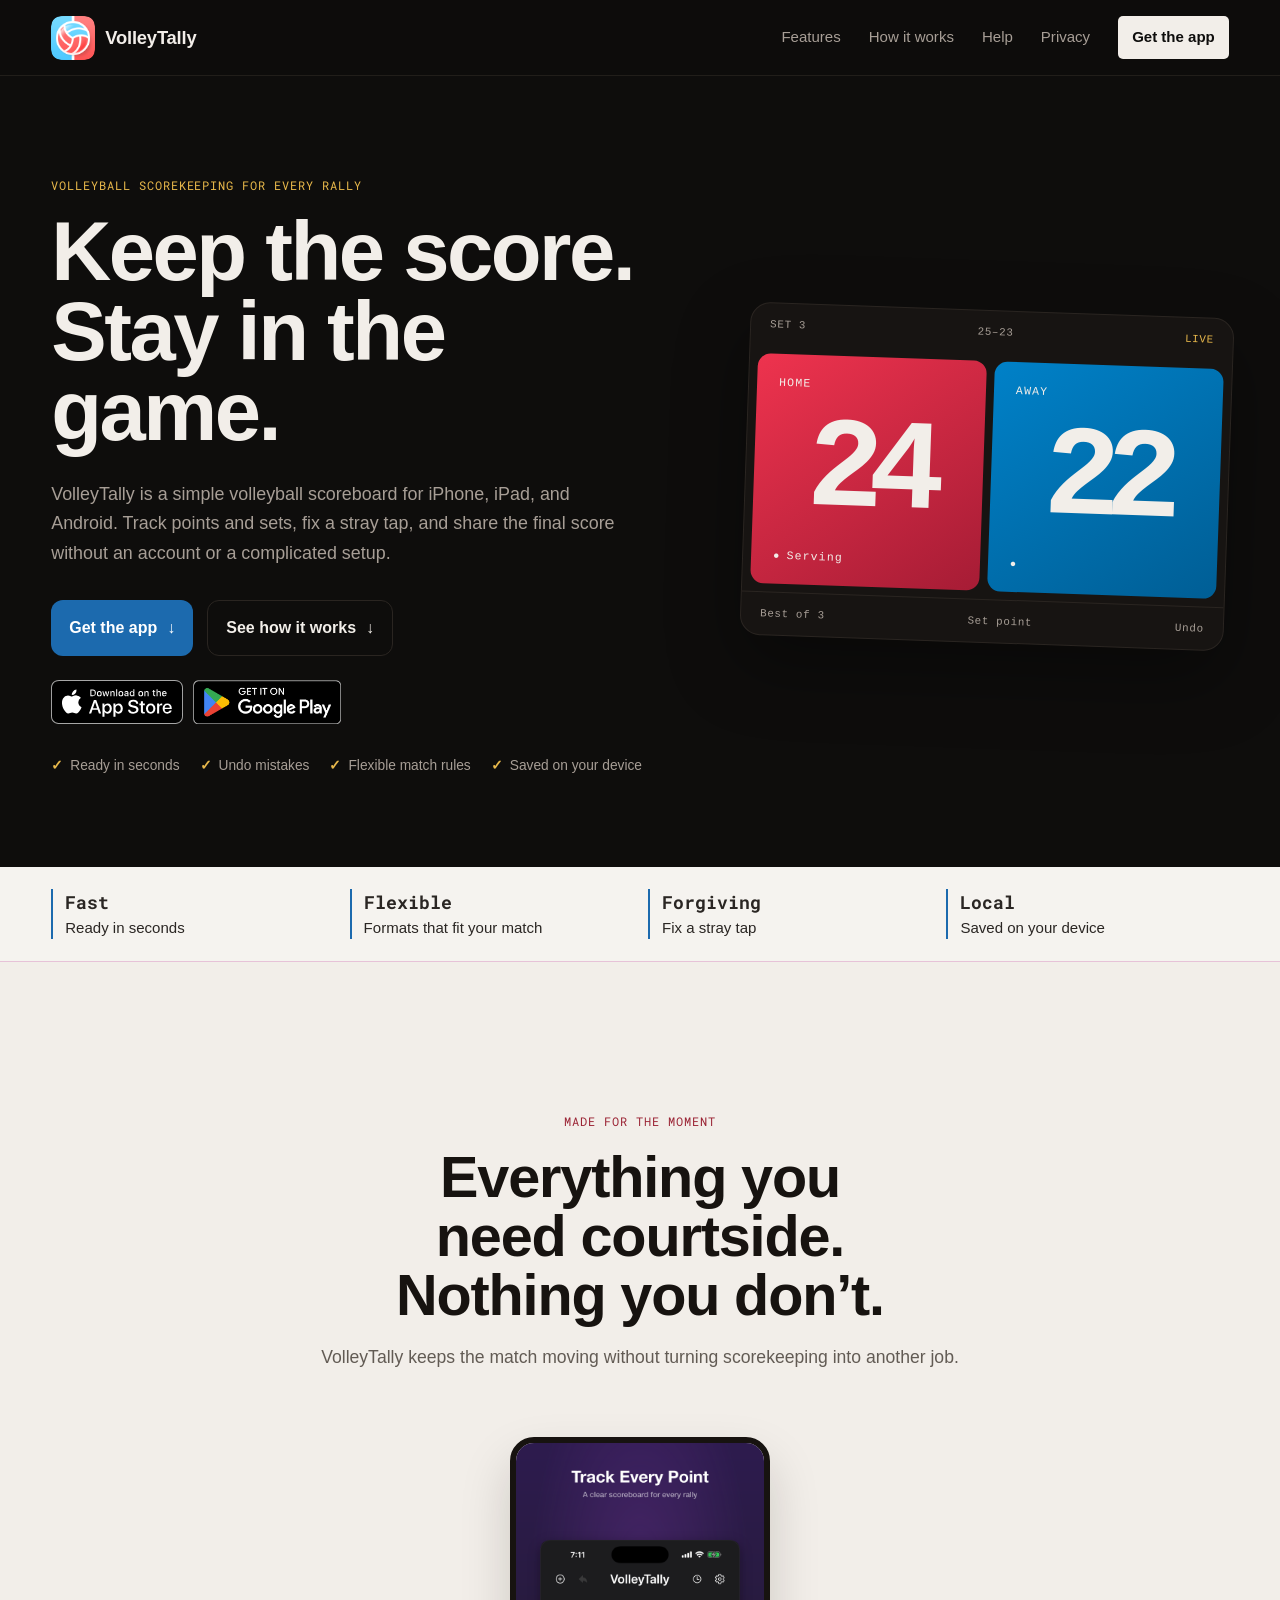
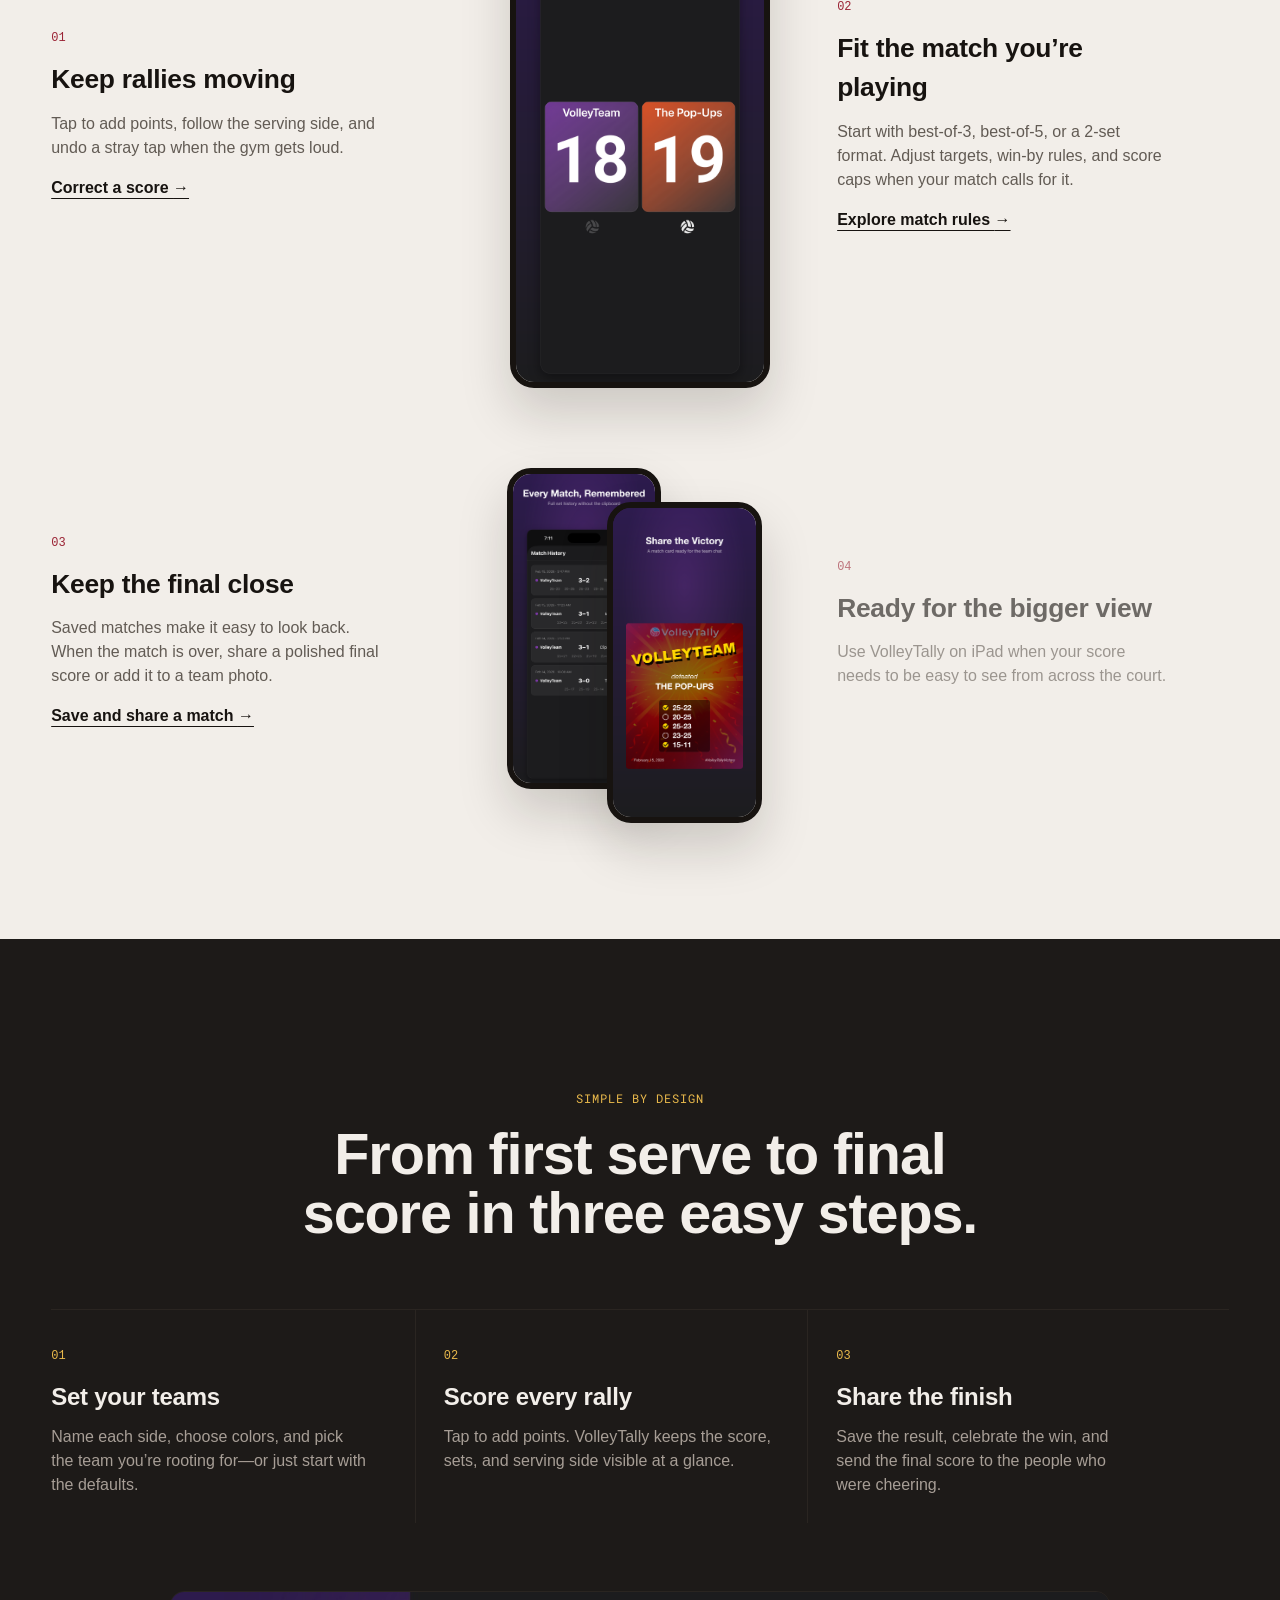
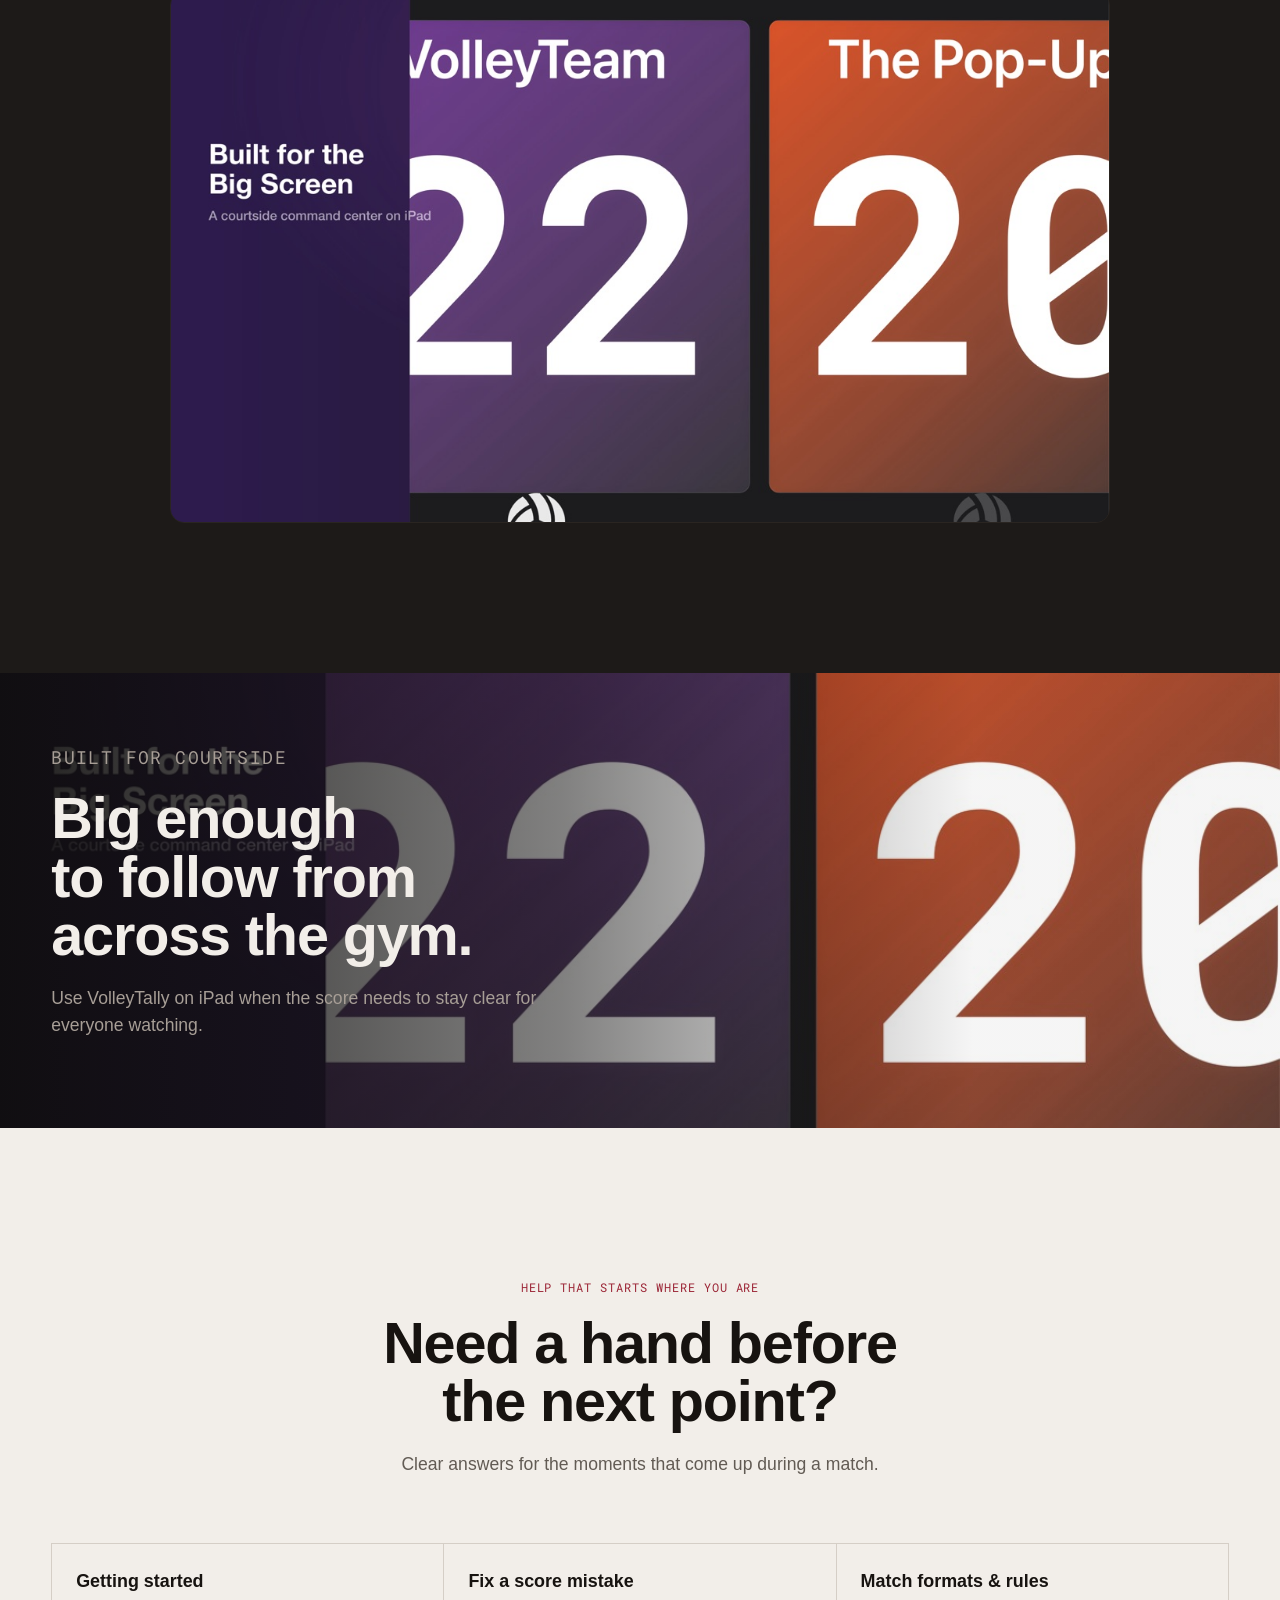
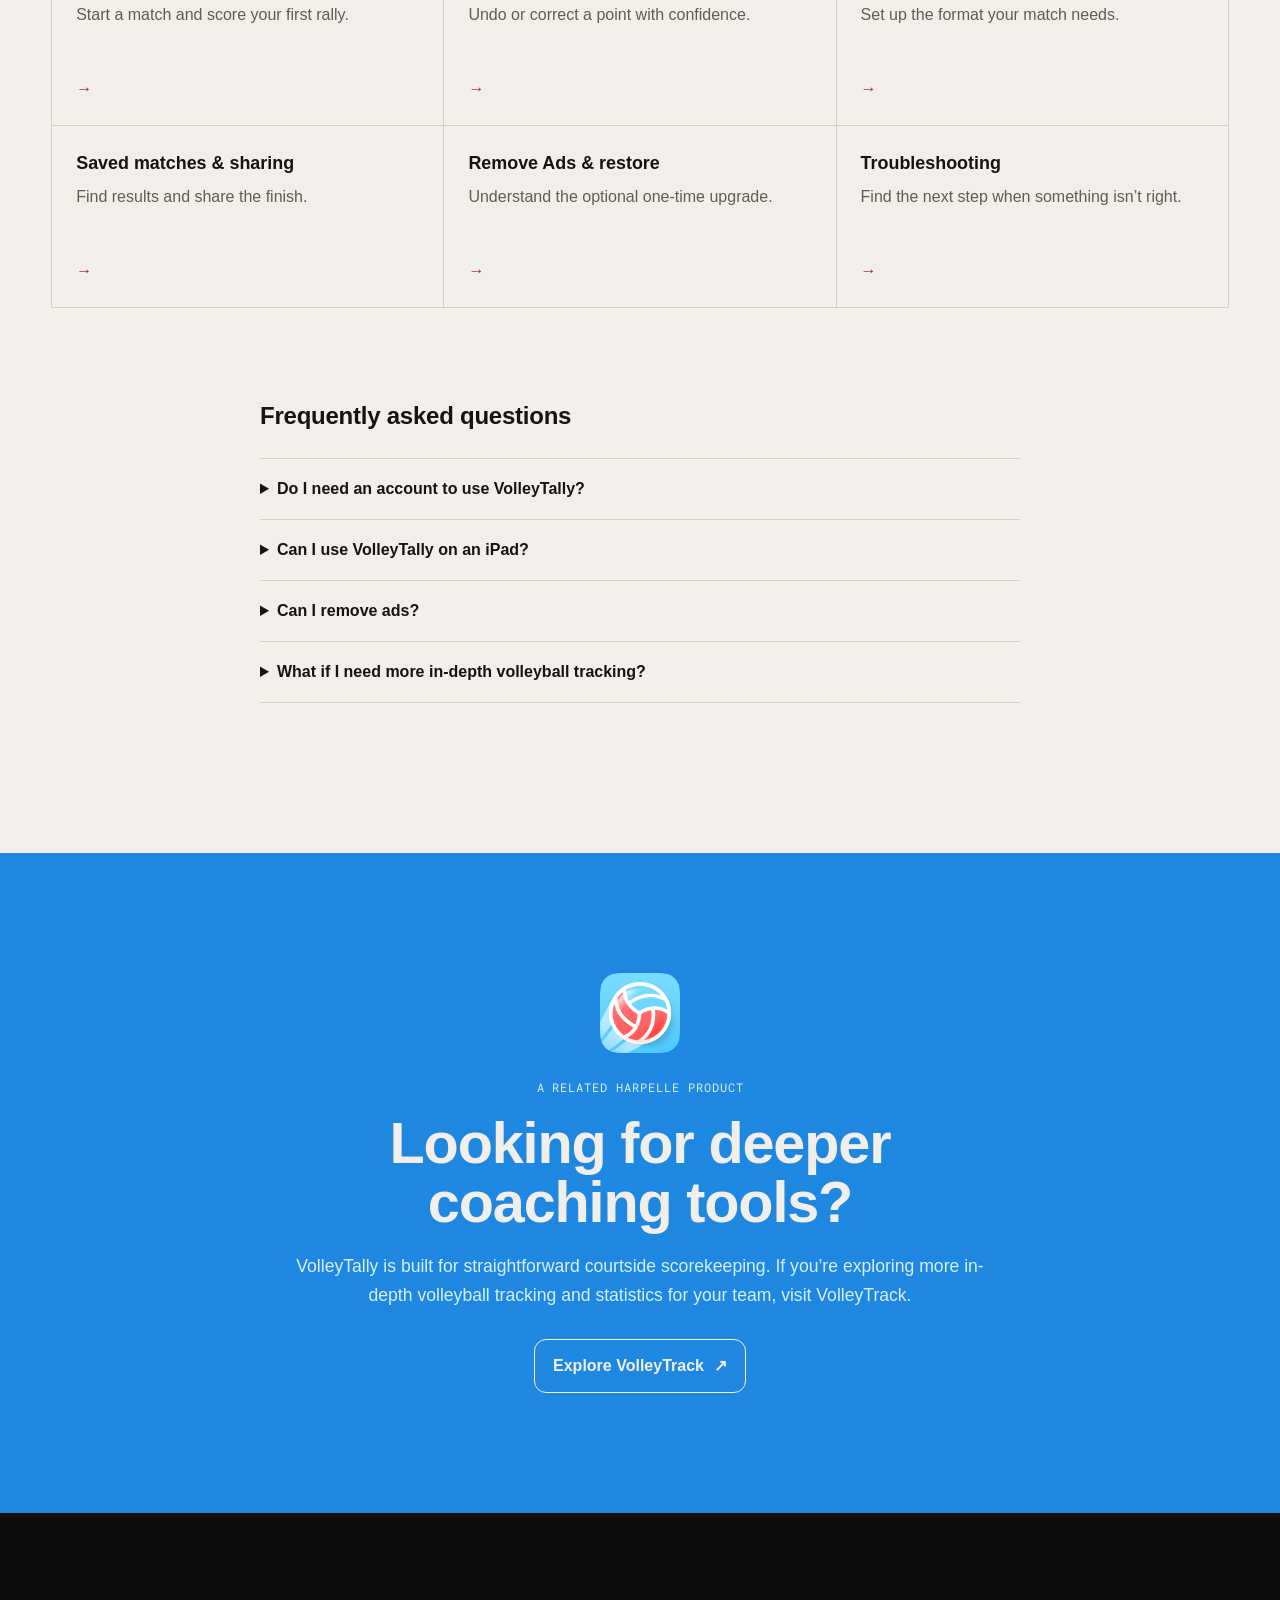
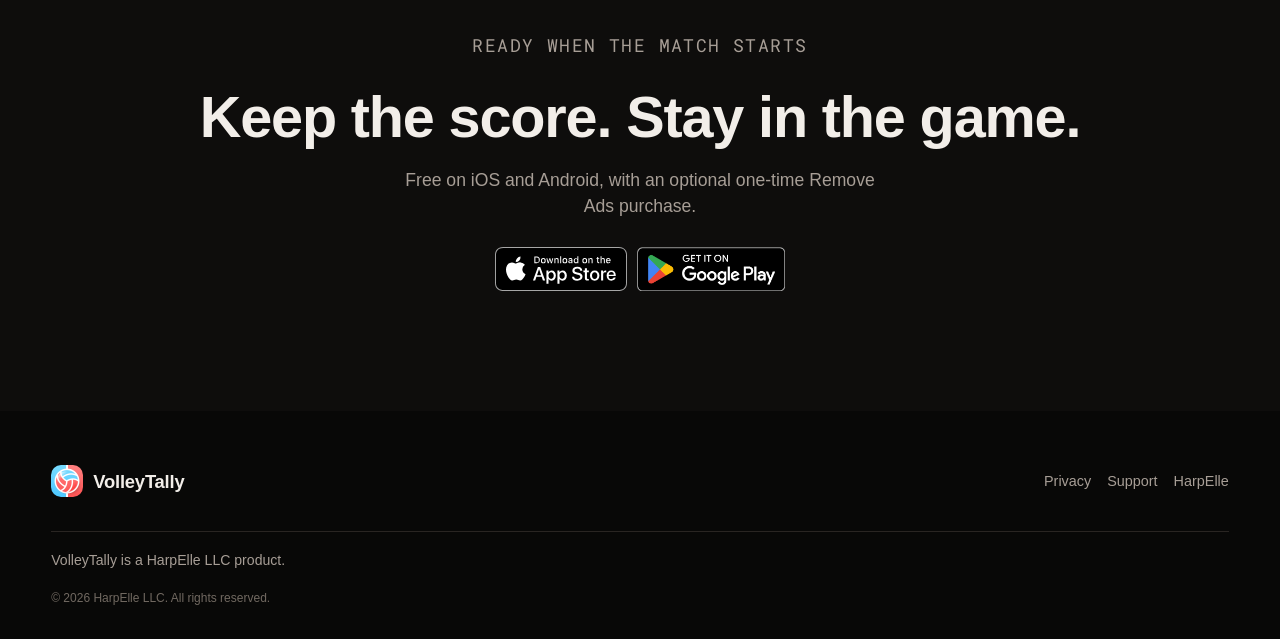
<file: index.html>
<!doctype html>
<html lang="en">
<head>
  <meta charset="utf-8">
  <meta name="viewport" content="width=device-width, initial-scale=1">
  <title>VolleyTally | Live Volleyball Scoreboard for iPhone, iPad &amp; Android</title>
  <meta name="description" content="VolleyTally is a simple volleyball scorekeeper for iPhone, iPad, and Android. Track points and sets, fix a stray tap, and share the final score without an account.">
  <link rel="canonical" href="https://volleytallyapp.com/">
  <meta property="og:type" content="website">
  <meta property="og:url" content="https://volleytallyapp.com/">
  <meta property="og:title" content="VolleyTally | Keep the score. Stay in the game.">
  <meta property="og:description" content="Live courtside volleyball scoreboard for iPhone, iPad, and Android.">
  <meta property="og:image" content="https://volleytallyapp.com/assets/images/volleytally-og.png">
  <meta name="twitter:card" content="summary_large_image">
  <meta name="twitter:title" content="VolleyTally | Keep the score. Stay in the game.">
  <meta name="twitter:description" content="Live courtside volleyball scoreboard for iPhone, iPad, and Android.">
  <meta name="twitter:image" content="https://volleytallyapp.com/assets/images/volleytally-og.png">
  <meta name="theme-color" content="#0e0d0c">
  <link rel="icon" href="assets/images/volleytally-icon.png">
  <link rel="stylesheet" href="assets/site.css">
  <script type="application/ld+json">
  {"@context":"https://schema.org","@graph":[{"@type":"Organization","name":"HarpElle LLC","url":"https://harpelle.com/"},{"@type":"SoftwareApplication","name":"VolleyTally","applicationCategory":"SportsApplication","operatingSystem":"iOS, iPadOS, Android","url":"https://volleytallyapp.com/","downloadUrl":"https://apps.apple.com/us/app/volleytally/id6743733066","description":"A simple volleyball scorekeeper for tracking points, sets, and final scores courtside."},{"@type":"FAQPage","mainEntity":[{"@type":"Question","name":"Do I need an account to use VolleyTally?","acceptedAnswer":{"@type":"Answer","text":"No. VolleyTally does not require an account. Your match data is saved on your device."}},{"@type":"Question","name":"Can I correct a scoring mistake?","acceptedAnswer":{"@type":"Answer","text":"Yes. VolleyTally includes undo and score-correction controls for a stray tap."}},{"@type":"Question","name":"Can I use VolleyTally on an iPad?","acceptedAnswer":{"@type":"Answer","text":"Yes. VolleyTally supports iPad and a larger courtside display."}}]}]}
  </script>
</head>
<body>
  <a class="skip-link" href="#main">Skip to content</a>
  <header class="site-header">
    <a class="brand" href="/" aria-label="VolleyTally home"><img src="assets/images/volleytally-icon.png" alt="" width="44" height="44"><span>VolleyTally</span></a>
    <button class="menu-toggle" aria-expanded="false" aria-controls="main-nav">Menu</button>
    <nav id="main-nav" aria-label="Main navigation"><a href="#features">Features</a><a href="#how-it-works">How it works</a><a href="#help">Help</a><a href="privacy/">Privacy</a><a class="nav-cta" href="#get-the-app">Get the app</a></nav>
  </header>

  <main id="main">
    <section class="hero">
      <div class="hero-copy">
        <p class="hero-kicker">Volleyball scorekeeping for every rally</p>
        <h1>Keep the score.<br>Stay in the game.</h1>
        <p class="hero-deck">VolleyTally is a simple volleyball scoreboard for iPhone, iPad, and Android. Track points and sets, fix a stray tap, and share the final score without an account or a complicated setup.</p>
        <div class="hero-actions"><a class="button button-primary" href="#get-the-app">Get the app <span aria-hidden="true">↓</span></a><a class="button button-quiet" href="#how-it-works">See how it works <span aria-hidden="true">↓</span></a></div>
        <div class="store-badges" aria-label="Download VolleyTally"><a href="https://apps.apple.com/us/app/volleytally/id6743733066" target="_blank" rel="noopener" data-track="app-store"><img src="assets/images/app-store-badge.svg" alt="Download on the App Store"></a><a href="https://play.google.com/store/apps/details?id=com.HarpElle.volleytally" target="_blank" rel="noopener" data-track="google-play"><img src="assets/images/google-play-badge.png" alt="Get it on Google Play"></a></div>
        <ul class="proof-list" aria-label="VolleyTally highlights"><li>Ready in seconds</li><li>Undo mistakes</li><li>Flexible match rules</li><li>Saved on your device</li></ul>
      </div>
      <div class="hero-scoreboard" aria-label="VolleyTally scoreboard preview">
        <div class="scoreboard-top"><span>SET 3</span><span>25–23</span><span>LIVE</span></div>
        <div class="score-panels"><div class="team-panel team-panel-home"><span class="team-name">HOME</span><strong>24</strong><span class="serve-dot">Serving</span></div><div class="team-panel team-panel-away"><span class="team-name">AWAY</span><strong>22</strong><span class="serve-dot">&nbsp;</span></div></div>
        <div class="scoreboard-bottom"><span>Best of 3</span><span>Set point</span><span>Undo</span></div>
      </div>
    </section>

    <section class="trust-strip" aria-label="VolleyTally benefits"><ul><li><strong>Fast</strong>Ready in seconds</li><li><strong>Flexible</strong>Formats that fit your match</li><li><strong>Forgiving</strong>Fix a stray tap</li><li><strong>Local</strong>Saved on your device</li></ul></section>

    <section id="features" class="section feature-section">
      <div class="section-heading"><p class="section-label">Made for the moment</p><h2>Everything you need courtside. Nothing you don’t.</h2><p>VolleyTally keeps the match moving without turning scorekeeping into another job.</p></div>
      <div class="feature-layout">
        <article class="feature-copy"><span class="feature-number">01</span><h3>Keep rallies moving</h3><p>Tap to add points, follow the serving side, and undo a stray tap when the gym gets loud.</p><a href="help/fix-a-score-mistake/">Correct a score <span aria-hidden="true">→</span></a></article>
        <figure class="phone-shot"><img src="assets/images/score-every-rally.png" alt="VolleyTally scoreboard showing a volleyball match in progress"></figure>
        <article class="feature-copy"><span class="feature-number">02</span><h3>Fit the match you’re playing</h3><p>Start with best-of-3, best-of-5, or a 2-set format. Adjust targets, win-by rules, and score caps when your match calls for it.</p><a href="help/match-formats-and-rules/">Explore match rules <span aria-hidden="true">→</span></a></article>
      </div>
      <div class="feature-layout feature-layout-reverse">
        <article class="feature-copy"><span class="feature-number">03</span><h3>Keep the final close</h3><p>Saved matches make it easy to look back. When the match is over, share a polished final score or add it to a team photo.</p><a href="help/saved-matches-and-sharing/">Save and share a match <span aria-hidden="true">→</span></a></article>
        <figure class="phone-shot phone-shot-pair"><img src="assets/images/match-history.png" alt="VolleyTally saved match history"><img src="assets/images/share-the-final.png" alt="VolleyTally final score share card"></figure>
        <article class="feature-copy feature-copy-muted"><span class="feature-number">04</span><h3>Ready for the bigger view</h3><p>Use VolleyTally on iPad when your score needs to be easy to see from across the court.</p></article>
      </div>
    </section>

    <section id="how-it-works" class="section dark-section">
      <div class="section-heading"><p class="section-label">Simple by design</p><h2>From first serve to final score in three easy steps.</h2></div>
      <ol class="steps"><li><span>01</span><h3>Set your teams</h3><p>Name each side, choose colors, and pick the team you’re rooting for—or just start with the defaults.</p></li><li><span>02</span><h3>Score every rally</h3><p>Tap to add points. VolleyTally keeps the score, sets, and serving side visible at a glance.</p></li><li><span>03</span><h3>Share the finish</h3><p>Save the result, celebrate the win, and send the final score to the people who were cheering.</p></li></ol>
      <figure class="wide-shot"><img src="assets/images/ipad-courtside.jpg" alt="VolleyTally displayed on an iPad for courtside scorekeeping"></figure>
    </section>

    <section class="image-band"><div><p class="section-label">Built for courtside</p><h2>Big enough to follow from across the gym.</h2><p>Use VolleyTally on iPad when the score needs to stay clear for everyone watching.</p></div></section>

    <section id="help" class="section help-section">
      <div class="section-heading"><p class="section-label">Help that starts where you are</p><h2>Need a hand before the next point?</h2><p>Clear answers for the moments that come up during a match.</p></div>
      <div class="help-grid"><a href="help/getting-started/"><strong>Getting started</strong><span>Start a match and score your first rally.</span><b aria-hidden="true">→</b></a><a href="help/fix-a-score-mistake/"><strong>Fix a score mistake</strong><span>Undo or correct a point with confidence.</span><b aria-hidden="true">→</b></a><a href="help/match-formats-and-rules/"><strong>Match formats &amp; rules</strong><span>Set up the format your match needs.</span><b aria-hidden="true">→</b></a><a href="help/saved-matches-and-sharing/"><strong>Saved matches &amp; sharing</strong><span>Find results and share the finish.</span><b aria-hidden="true">→</b></a><a href="help/purchases-and-ads/"><strong>Remove Ads &amp; restore</strong><span>Understand the optional one-time upgrade.</span><b aria-hidden="true">→</b></a><a href="help/troubleshooting/"><strong>Troubleshooting</strong><span>Find the next step when something isn’t right.</span><b aria-hidden="true">→</b></a></div>
      <div class="faq" aria-label="Frequently asked questions"><h3>Frequently asked questions</h3><details><summary>Do I need an account to use VolleyTally?</summary><p>No. VolleyTally does not require an account. Your match data is saved on your device.</p></details><details><summary>Can I use VolleyTally on an iPad?</summary><p>Yes. VolleyTally supports iPad and a larger courtside display.</p></details><details><summary>Can I remove ads?</summary><p>Yes. Remove Ads is available as an optional one-time in-app purchase.</p></details><details><summary>What if I need more in-depth volleyball tracking?</summary><p>VolleyTally is made for straightforward courtside scorekeeping. Explore <a href="https://volleytrackapp.com" target="_blank" rel="noopener">VolleyTrack</a> for deeper volleyball tracking and statistics.</p></details></div>
    </section>

    <section class="volleytrack-section"><div><img src="assets/images/volleytrack-icon.png" alt="VolleyTrack icon" width="80" height="80"><p class="section-label">A related HarpElle product</p><h2>Looking for deeper coaching tools?</h2><p>VolleyTally is built for straightforward courtside scorekeeping. If you’re exploring more in-depth volleyball tracking and statistics for your team, visit VolleyTrack.</p><a class="button button-outline" href="https://volleytrackapp.com" target="_blank" rel="noopener" data-track="volleytrack-referral">Explore VolleyTrack <span aria-hidden="true">↗</span></a></div></section>
    <section id="get-the-app" class="final-cta"><p class="section-label">Ready when the match starts</p><h2>Keep the score. Stay in the game.</h2><p>Free on iOS and Android, with an optional one-time Remove Ads purchase.</p><div class="store-badges" aria-label="Download VolleyTally"><a href="https://apps.apple.com/us/app/volleytally/id6743733066" target="_blank" rel="noopener" data-track="app-store"><img src="assets/images/app-store-badge.svg" alt="Download on the App Store"></a><a href="https://play.google.com/store/apps/details?id=com.HarpElle.volleytally" target="_blank" rel="noopener" data-track="google-play"><img src="assets/images/google-play-badge.png" alt="Get it on Google Play"></a></div></section>
  </main>

  <footer><div class="footer-main"><a class="brand" href="/"><img src="assets/images/volleytally-icon.png" alt="" width="32" height="32"><span>VolleyTally</span></a><div><a href="privacy/">Privacy</a><a href="mailto:info@volleytallyapp.com">Support</a><a href="https://harpelle.com/" target="_blank" rel="noopener">HarpElle</a></div></div><p>VolleyTally is a HarpElle LLC product.</p><p class="footer-note">© 2026 HarpElle LLC. All rights reserved.</p></footer>
  <script src="assets/site.js"></script>
</body>
</html>
</file>
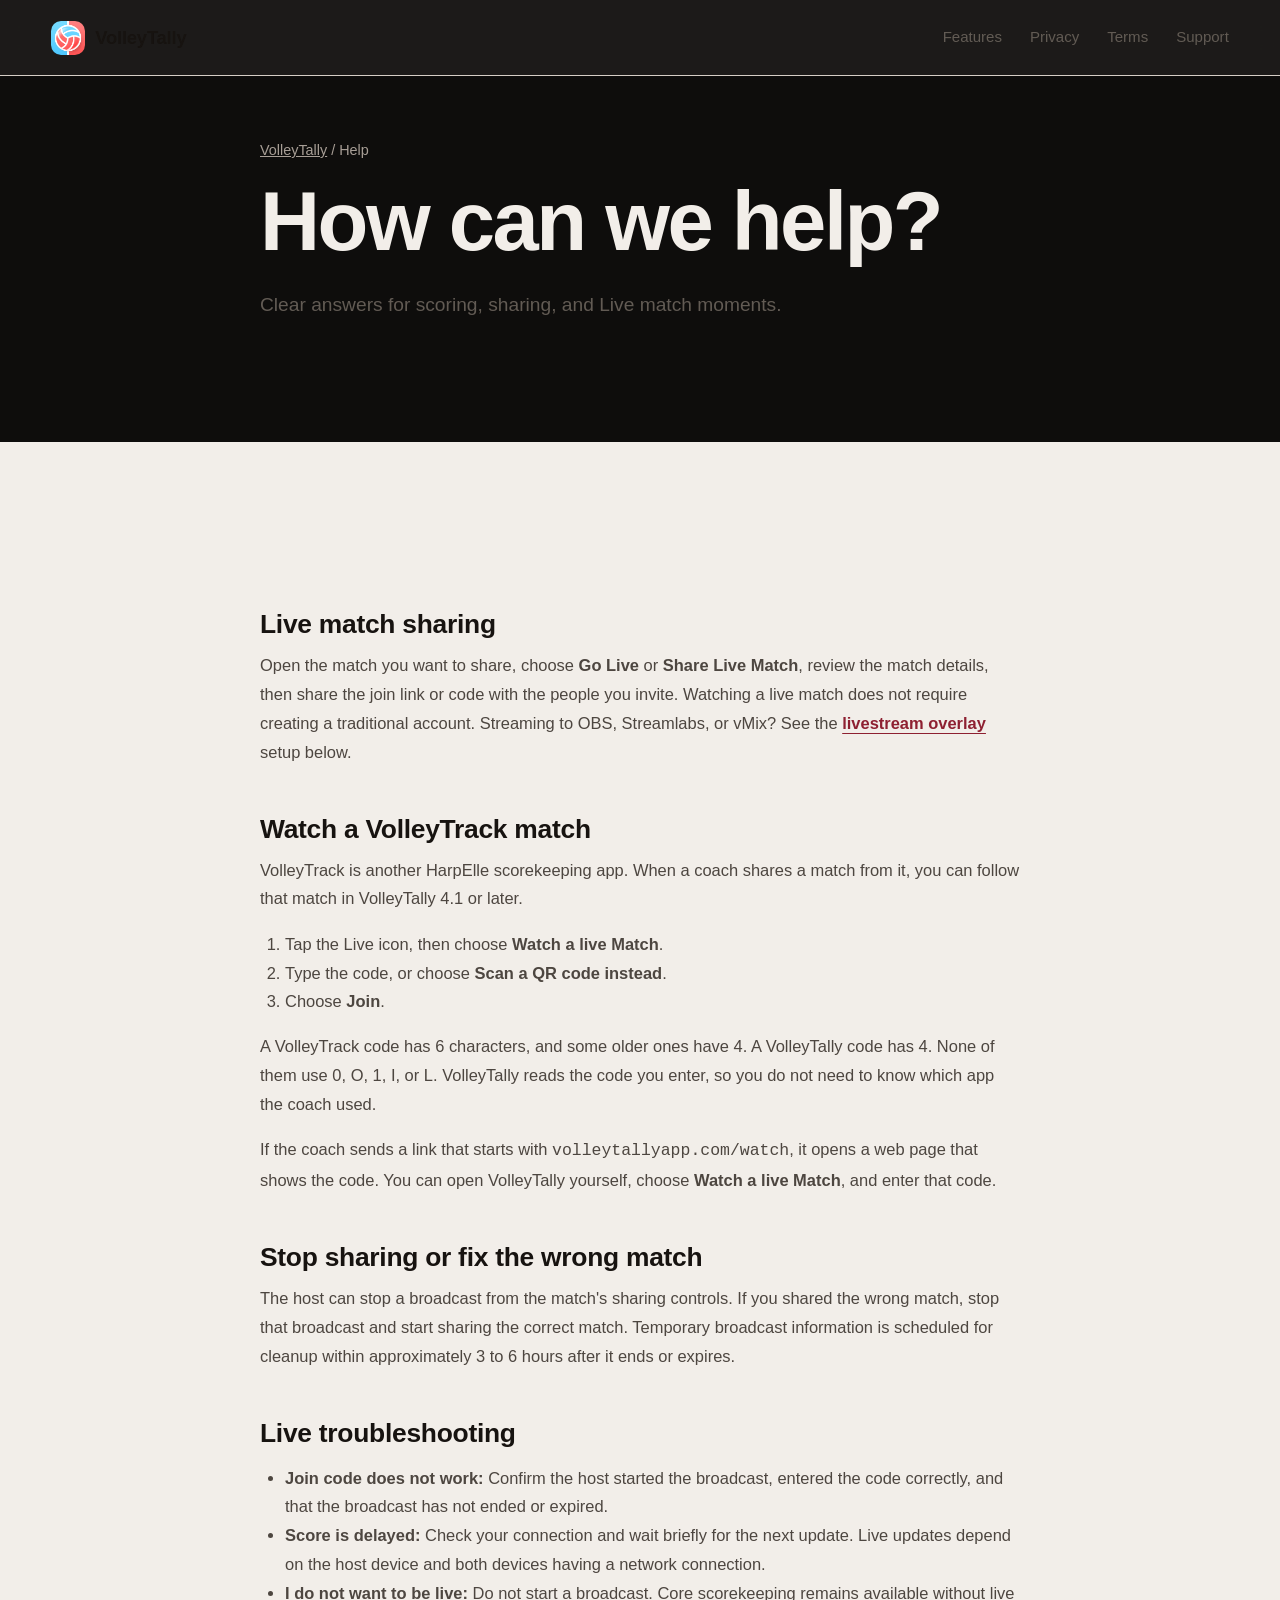
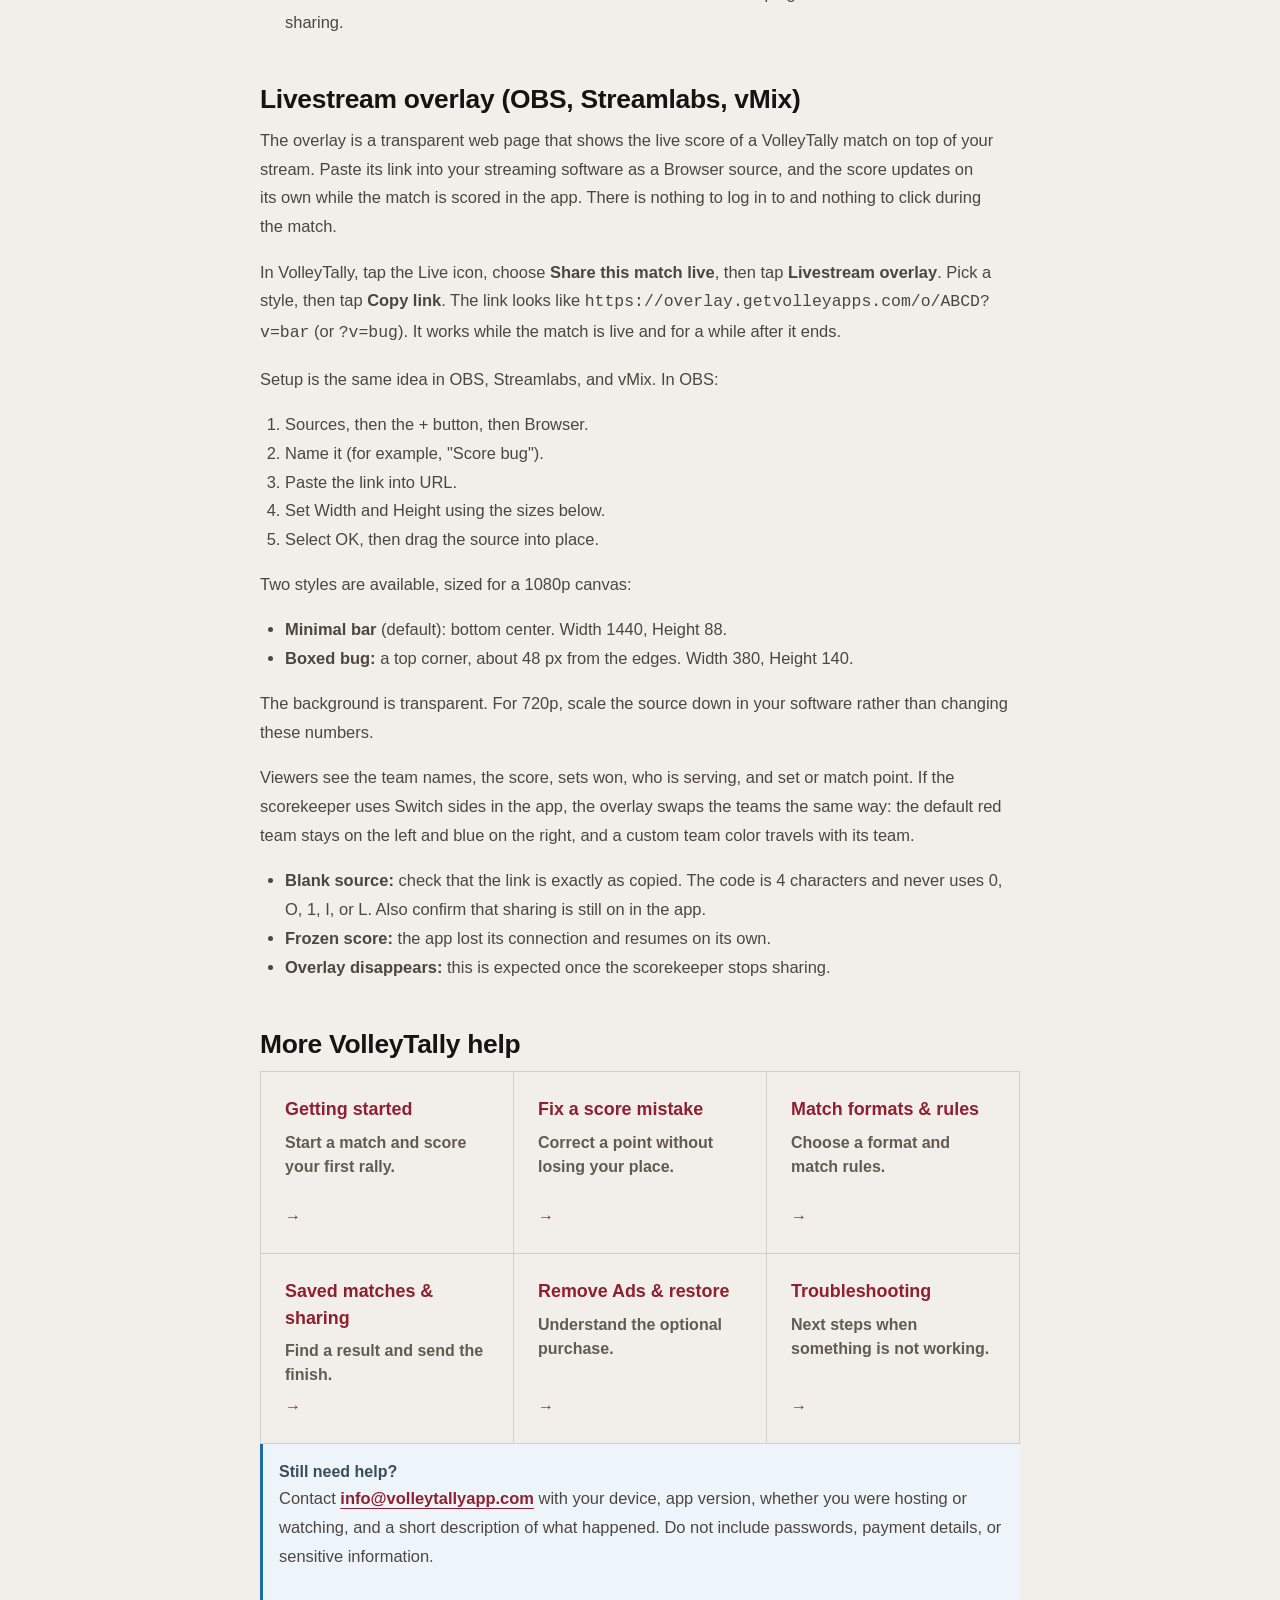
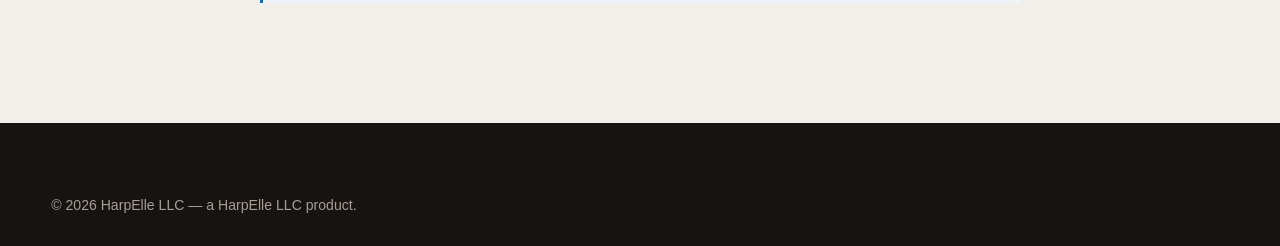
<file: help/index.html>
<!doctype html><html lang="en"><head><meta charset="utf-8"><meta name="viewport" content="width=device-width,initial-scale=1"><title>VolleyTally Help & FAQ</title><meta name="description" content="Help for scoring, Live match sharing, corrections, saved results, and sharing from VolleyTally."><link rel="canonical" href="https://volleytallyapp.com/help/"><link rel="stylesheet" href="../assets/site.css"></head><body class="help-page"><header class="site-header"><a class="brand" href="/"><img src="../assets/images/volleytally-icon.png" alt="" width="34" height="34"><span>VolleyTally</span></a><nav class="help-nav"><a href="/">Features</a><a href="/privacy/">Privacy</a><a href="/terms/">Terms</a><a href="#support">Support</a></nav></header><main><section class="help-hero"><div><p class="breadcrumb"><a href="/">VolleyTally</a> / Help</p><h1>How can we help?</h1><p class="article-lead">Clear answers for scoring, sharing, and Live match moments.</p></div></section><section class="article-wrap"><h2>Live match sharing</h2><p>Open the match you want to share, choose <strong>Go Live</strong> or <strong>Share Live Match</strong>, review the match details, then share the join link or code with the people you invite. Watching a live match does not require creating a traditional account. Streaming to OBS, Streamlabs, or vMix? See the <a href="#overlay">livestream overlay</a> setup below.</p><h2 id="volleytrack">Watch a VolleyTrack match</h2><p>VolleyTrack is another HarpElle scorekeeping app. When a coach shares a match from it, you can follow that match in VolleyTally 4.1 or later.</p><ol><li>Tap the Live icon, then choose <strong>Watch a live Match</strong>.</li><li>Type the code, or choose <strong>Scan a QR code instead</strong>.</li><li>Choose <strong>Join</strong>.</li></ol><p>A VolleyTrack code has 6 characters, and some older ones have 4. A VolleyTally code has 4. None of them use 0, O, 1, I, or L. VolleyTally reads the code you enter, so you do not need to know which app the coach used.</p><p>If the coach sends a link that starts with <code>volleytallyapp.com/watch</code>, it opens a web page that shows the code. You can open VolleyTally yourself, choose <strong>Watch a live Match</strong>, and enter that code.</p><h2>Stop sharing or fix the wrong match</h2><p>The host can stop a broadcast from the match's sharing controls. If you shared the wrong match, stop that broadcast and start sharing the correct match. Temporary broadcast information is scheduled for cleanup within approximately 3 to 6 hours after it ends or expires.</p><h2>Live troubleshooting</h2><ul><li><strong>Join code does not work:</strong> Confirm the host started the broadcast, entered the code correctly, and that the broadcast has not ended or expired.</li><li><strong>Score is delayed:</strong> Check your connection and wait briefly for the next update. Live updates depend on the host device and both devices having a network connection.</li><li><strong>I do not want to be live:</strong> Do not start a broadcast. Core scorekeeping remains available without live sharing.</li></ul><h2 id="overlay">Livestream overlay (OBS, Streamlabs, vMix)</h2><p>The overlay is a transparent web page that shows the live score of a VolleyTally match on top of your stream. Paste its link into your streaming software as a Browser source, and the score updates on its own while the match is scored in the app. There is nothing to log in to and nothing to click during the match.</p><p>In VolleyTally, tap the Live icon, choose <strong>Share this match live</strong>, then tap <strong>Livestream overlay</strong>. Pick a style, then tap <strong>Copy link</strong>. The link looks like <code>https://overlay.getvolleyapps.com/o/ABCD?v=bar</code> (or <code>?v=bug</code>). It works while the match is live and for a while after it ends.</p><p>Setup is the same idea in OBS, Streamlabs, and vMix. In OBS:</p><ol><li>Sources, then the + button, then Browser.</li><li>Name it (for example, "Score bug").</li><li>Paste the link into URL.</li><li>Set Width and Height using the sizes below.</li><li>Select OK, then drag the source into place.</li></ol><p>Two styles are available, sized for a 1080p canvas:</p><ul><li><strong>Minimal bar</strong> (default): bottom center. Width 1440, Height 88.</li><li><strong>Boxed bug:</strong> a top corner, about 48 px from the edges. Width 380, Height 140.</li></ul><p>The background is transparent. For 720p, scale the source down in your software rather than changing these numbers.</p><p>Viewers see the team names, the score, sets won, who is serving, and set or match point. If the scorekeeper uses Switch sides in the app, the overlay swaps the teams the same way: the default red team stays on the left and blue on the right, and a custom team color travels with its team.</p><ul><li><strong>Blank source:</strong> check that the link is exactly as copied. The code is 4 characters and never uses 0, O, 1, I, or L. Also confirm that sharing is still on in the app.</li><li><strong>Frozen score:</strong> the app lost its connection and resumes on its own.</li><li><strong>Overlay disappears:</strong> this is expected once the scorekeeper stops sharing.</li></ul><h2>More VolleyTally help</h2><div class="help-grid"><a href="getting-started/"><strong>Getting started</strong><span>Start a match and score your first rally.</span><b>→</b></a><a href="fix-a-score-mistake/"><strong>Fix a score mistake</strong><span>Correct a point without losing your place.</span><b>→</b></a><a href="match-formats-and-rules/"><strong>Match formats &amp; rules</strong><span>Choose a format and match rules.</span><b>→</b></a><a href="saved-matches-and-sharing/"><strong>Saved matches &amp; sharing</strong><span>Find a result and send the finish.</span><b>→</b></a><a href="purchases-and-ads/"><strong>Remove Ads &amp; restore</strong><span>Understand the optional purchase.</span><b>→</b></a><a href="troubleshooting/"><strong>Troubleshooting</strong><span>Next steps when something is not working.</span><b>→</b></a></div><aside id="support" class="callout"><strong>Still need help?</strong><p>Contact <a href="mailto:info@volleytallyapp.com">info@volleytallyapp.com</a> with your device, app version, whether you were hosting or watching, and a short description of what happened. Do not include passwords, payment details, or sensitive information.</p></aside></section></main><footer><p>© 2026 HarpElle LLC — a HarpElle LLC product.</p></footer></body></html>
</file>
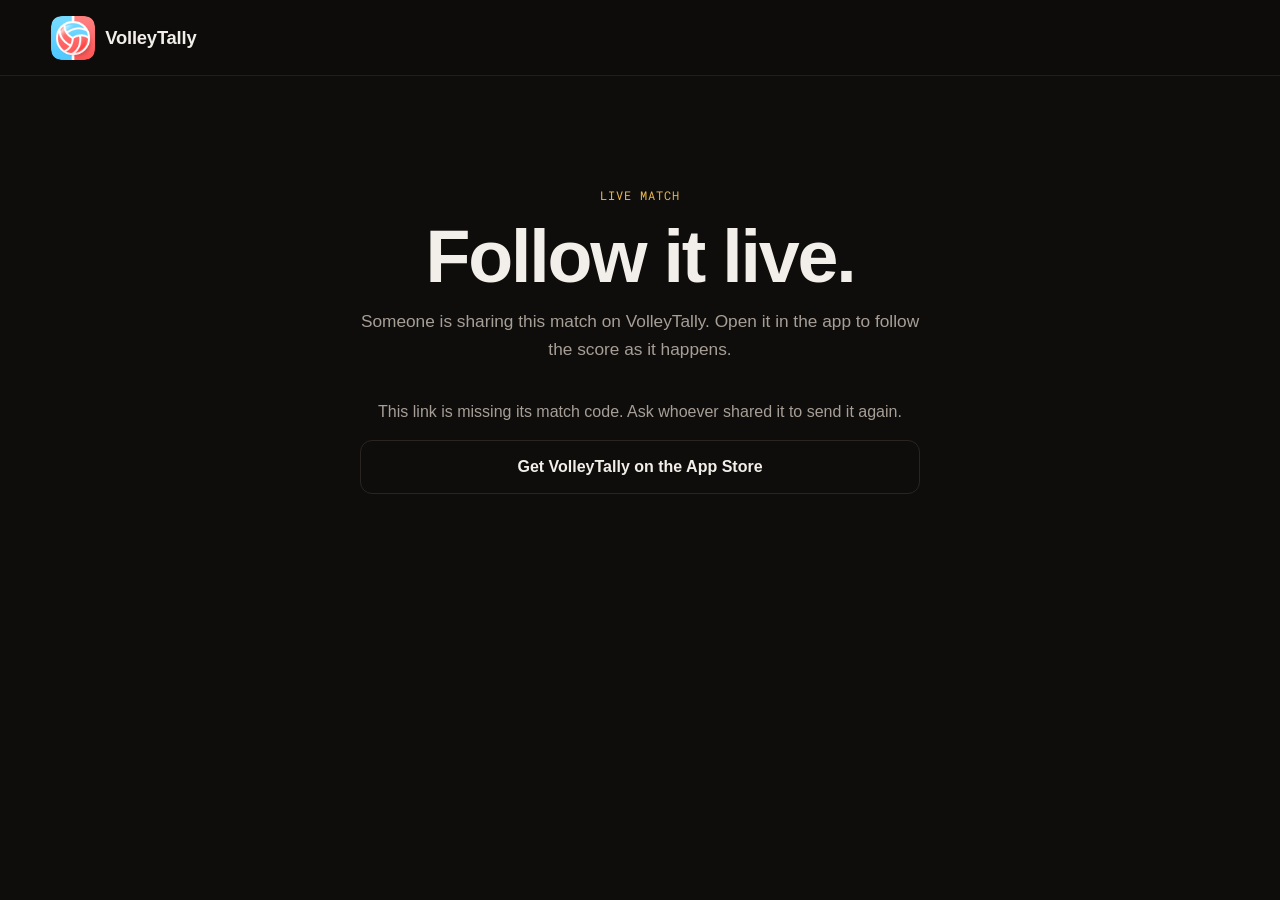
<file: live/index.html>
<!doctype html>
<html lang="en">
<head>
  <meta charset="utf-8">
  <meta name="viewport" content="width=device-width, initial-scale=1">
  <title>Watch a live match | VolleyTally</title>
  <meta name="description" content="Follow a volleyball match live on VolleyTally.">
  <meta name="robots" content="noindex">
  <meta property="og:title" content="Follow this volleyball match live">
  <meta property="og:description" content="Someone is sharing this match live on VolleyTally. Open the link to follow the score.">
  <meta property="og:image" content="https://volleytallyapp.com/assets/images/volleytally-og.png">
  <meta name="theme-color" content="#0e0d0c">
  <link rel="icon" href="/assets/images/volleytally-icon.png">
  <link rel="stylesheet" href="/assets/site.css">
  <style>
    [hidden] { display:none !important; }
    .watch-wrap { width:min(560px,calc(100% - 2*var(--pad))); margin:0 auto; padding:clamp(48px,9vw,110px) 0; text-align:center; }
    .watch-wrap h1 { font-size:clamp(2.6rem,7vw,4.6rem); margin-bottom:14px; }
    .watch-lead { color:var(--muted); font-size:1.08rem; line-height:1.65; margin-bottom:36px; }
    .watch-code { display:inline-flex; gap:.35em; justify-content:center; margin:0 auto 36px; padding:18px 26px; border:1px solid var(--line); border-radius:14px; background:var(--surface); font:700 clamp(2.2rem,8vw,3.4rem) 'DM Mono',monospace; letter-spacing:.18em; }
    .watch-actions { display:flex; flex-direction:column; gap:12px; align-items:stretch; }
    .watch-actions .button { justify-content:center; }
    .watch-alt { margin-top:34px; color:var(--muted); font-size:.95rem; line-height:1.7; }
    .watch-alt strong { color:var(--ink); }
    .watch-missing { color:var(--muted); }
  </style>
</head>
<body>
  <header class="site-header">
    <a class="brand" href="/" aria-label="VolleyTally home"><img src="/assets/images/volleytally-icon.png" alt="" width="44" height="44"><span>VolleyTally</span></a>
  </header>

  <main class="watch-wrap" id="main">
    <p class="section-label">Live match</p>
    <h1>Follow it live.</h1>
    <p class="watch-lead">Someone is sharing this match on VolleyTally. Open it in the app to follow the score as it happens.</p>

    <div id="code-box" class="watch-code" aria-label="Match code" hidden></div>
    <p id="no-code" class="watch-missing" hidden>This link is missing its match code. Ask whoever shared it to send it again.</p>

    <div id="actions" class="watch-actions" hidden></div>
    <p id="alt" class="watch-alt" hidden></p>
  </main>

  <script>
  (function () {
    /**
     * VolleyTally live-link landing page.
     *
     * This path is VolleyTally's OWN share namespace and always hands off to
     * VolleyTally — never to VolleyTrack. That is deliberate:
     *
     *   /live/<CODE>   this page. Links shared FROM VolleyTally. VolleyTally
     *                  claims this path as a Universal/App Link, so installed
     *                  users open the match directly and never see this page.
     *   /watch/<CODE>  VolleyTrack's spectator share landing (see /watch/).
     *                  VolleyTally deliberately does NOT claim that path, so
     *                  VolleyTrack's shared links keep working unchanged.
     *
     * VolleyTally can still open a VolleyTrack broadcast by code from inside
     * the app — that is a one-way capability and does not belong in this chain.
     */
    var VOLLEYTALLY = {
      name: 'VolleyTally',
      scheme: function (code) { return 'volleytally://spectate/' + code; },
      appStore: 'https://apps.apple.com/us/app/volleytally/id6743733066',
      playStore: 'https://play.google.com/store/apps/details?id=com.HarpElle.volleytally'
    };

    var code = null;
    var m = location.pathname.match(/^\/live\/([A-Za-z0-9]{3,8})\/?$/);
    if (m) code = m[1];
    if (!code) code = new URLSearchParams(location.search).get('c');
    if (code) code = code.toUpperCase().replace(/[^A-Z0-9]/g, '').slice(0, 8) || null;

    var codeBox = document.getElementById('code-box');
    var actions = document.getElementById('actions');
    var alt = document.getElementById('alt');
    var isAndroid = /Android/i.test(navigator.userAgent);
    var storeHref = (isAndroid && VOLLEYTALLY.playStore) ? VOLLEYTALLY.playStore : VOLLEYTALLY.appStore;
    var storeLabel = 'Get VolleyTally' + (isAndroid && VOLLEYTALLY.playStore ? ' on Google Play' : ' on the App Store');

    if (!code) {
      document.getElementById('no-code').hidden = false;
      var storeBtn = document.createElement('a');
      storeBtn.className = 'button button-quiet';
      storeBtn.href = storeHref;
      storeBtn.rel = 'noopener';
      storeBtn.textContent = storeLabel;
      actions.appendChild(storeBtn);
      actions.hidden = false;
      return;
    }

    code.split('').forEach(function (ch) {
      var s = document.createElement('span');
      s.textContent = ch;
      codeBox.appendChild(s);
    });
    codeBox.hidden = false;

    var open = document.createElement('a');
    open.className = 'button button-primary';
    open.href = VOLLEYTALLY.scheme(code);
    open.textContent = 'Open in VolleyTally';
    actions.appendChild(open);

    var store = document.createElement('a');
    store.className = 'button button-quiet';
    store.href = storeHref;
    store.rel = 'noopener';
    store.textContent = storeLabel;
    actions.appendChild(store);
    actions.hidden = false;

    alt.innerHTML = 'Already have the app? Open it, choose <strong>Watch a live match</strong>, and enter code <strong>' + code + '</strong>.';
    alt.hidden = false;
  })();
  </script>
</body>
</html>
</file>
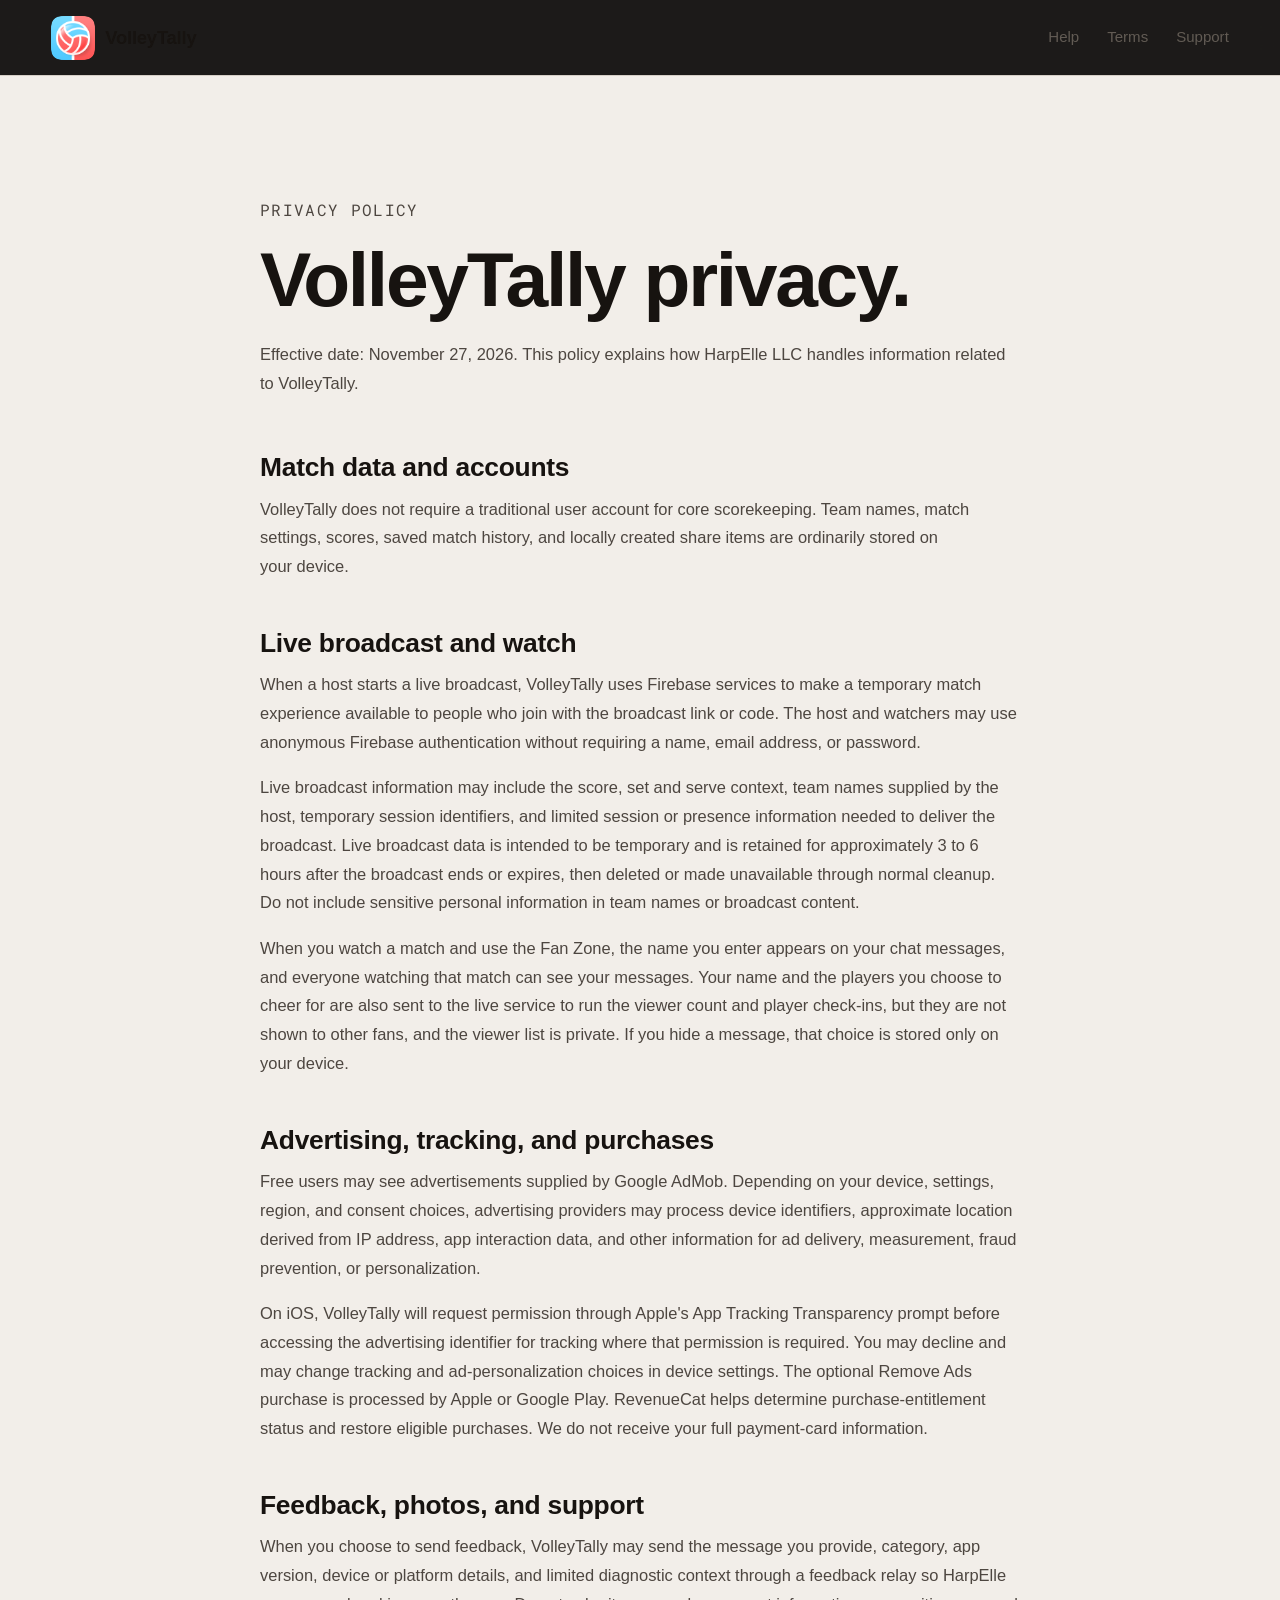
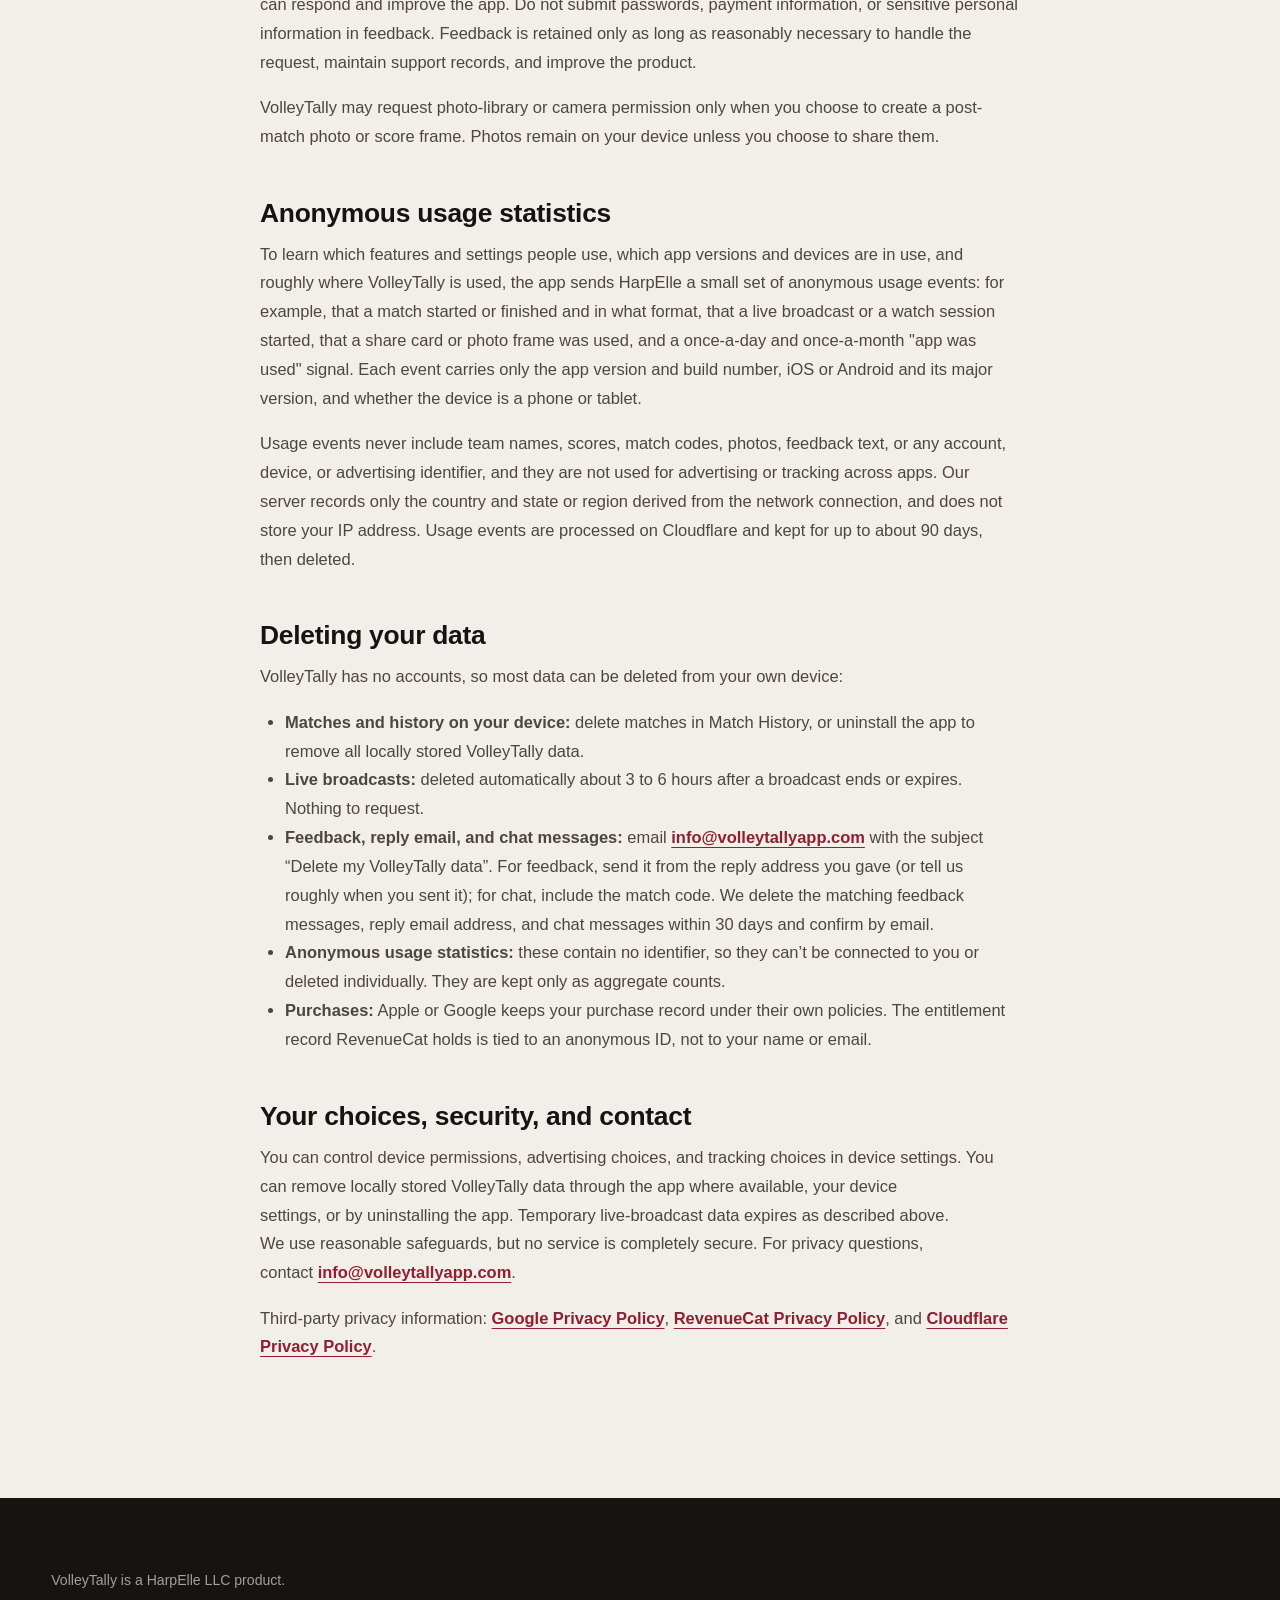
<file: privacy/index.html>
<!doctype html><html lang="en"><head><meta charset="utf-8"><meta name="viewport" content="width=device-width,initial-scale=1"><title>Privacy Policy | VolleyTally</title><meta name="description" content="VolleyTally privacy information for scoring, Live match sharing, anonymous usage statistics, ads, purchases, and feedback."><link rel="canonical" href="https://volleytallyapp.com/privacy/"><link rel="stylesheet" href="../assets/site.css"></head><body class="help-page"><header class="site-header"><a class="brand" href="/"><img src="../assets/images/volleytally-icon.png" alt="" width="44" height="44"><span>VolleyTally</span></a><nav class="help-nav"><a href="/help/">Help</a><a href="/terms/">Terms</a><a href="mailto:info@volleytallyapp.com">Support</a></nav></header><main class="article-wrap"><p class="section-label">Privacy policy</p><h1>VolleyTally privacy.</h1><p class="article-lead">Effective date: November 27, 2026. This policy explains how HarpElle LLC handles information related to VolleyTally.</p><h2>Match data and accounts</h2><p>VolleyTally does not require a traditional user account for core scorekeeping. Team names, match settings, scores, saved match history, and locally created share items are ordinarily stored on your device.</p><h2>Live broadcast and watch</h2><p>When a host starts a live broadcast, VolleyTally uses Firebase services to make a temporary match experience available to people who join with the broadcast link or code. The host and watchers may use anonymous Firebase authentication without requiring a name, email address, or password.</p><p>Live broadcast information may include the score, set and serve context, team names supplied by the host, temporary session identifiers, and limited session or presence information needed to deliver the broadcast. Live broadcast data is intended to be temporary and is retained for approximately 3 to 6 hours after the broadcast ends or expires, then deleted or made unavailable through normal cleanup. Do not include sensitive personal information in team names or broadcast content.</p><p>When you watch a match and use the Fan Zone, the name you enter appears on your chat messages, and everyone watching that match can see your messages. Your name and the players you choose to cheer for are also sent to the live service to run the viewer count and player check-ins, but they are not shown to other fans, and the viewer list is private. If you hide a message, that choice is stored only on your device.</p><h2>Advertising, tracking, and purchases</h2><p>Free users may see advertisements supplied by Google AdMob. Depending on your device, settings, region, and consent choices, advertising providers may process device identifiers, approximate location derived from IP address, app interaction data, and other information for ad delivery, measurement, fraud prevention, or personalization.</p><p>On iOS, VolleyTally will request permission through Apple's App Tracking Transparency prompt before accessing the advertising identifier for tracking where that permission is required. You may decline and may change tracking and ad-personalization choices in device settings. The optional Remove Ads purchase is processed by Apple or Google Play. RevenueCat helps determine purchase-entitlement status and restore eligible purchases. We do not receive your full payment-card information.</p><h2>Feedback, photos, and support</h2><p>When you choose to send feedback, VolleyTally may send the message you provide, category, app version, device or platform details, and limited diagnostic context through a feedback relay so HarpElle can respond and improve the app. Do not submit passwords, payment information, or sensitive personal information in feedback. Feedback is retained only as long as reasonably necessary to handle the request, maintain support records, and improve the product.</p><p>VolleyTally may request photo-library or camera permission only when you choose to create a post-match photo or score frame. Photos remain on your device unless you choose to share them.</p><h2>Anonymous usage statistics</h2><p>To learn which features and settings people use, which app versions and devices are in use, and roughly where VolleyTally is used, the app sends HarpElle a small set of anonymous usage events: for example, that a match started or finished and in what format, that a live broadcast or a watch session started, that a share card or photo frame was used, and a once-a-day and once-a-month "app was used" signal. Each event carries only the app version and build number, iOS or Android and its major version, and whether the device is a phone or tablet.</p><p>Usage events never include team names, scores, match codes, photos, feedback text, or any account, device, or advertising identifier, and they are not used for advertising or tracking across apps. Our server records only the country and state or region derived from the network connection, and does not store your IP address. Usage events are processed on Cloudflare and kept for up to about 90 days, then deleted.</p><h2 id="delete-data">Deleting your data</h2><p>VolleyTally has no accounts, so most data can be deleted from your own device:</p><ul><li><strong>Matches and history on your device:</strong> delete matches in Match History, or uninstall the app to remove all locally stored VolleyTally data.</li><li><strong>Live broadcasts:</strong> deleted automatically about 3 to 6 hours after a broadcast ends or expires. Nothing to request.</li><li><strong>Feedback, reply email, and chat messages:</strong> email <a href="mailto:info@volleytallyapp.com?subject=Delete%20my%20VolleyTally%20data">info@volleytallyapp.com</a> with the subject “Delete my VolleyTally data”. For feedback, send it from the reply address you gave (or tell us roughly when you sent it); for chat, include the match code. We delete the matching feedback messages, reply email address, and chat messages within 30 days and confirm by email.</li><li><strong>Anonymous usage statistics:</strong> these contain no identifier, so they can’t be connected to you or deleted individually. They are kept only as aggregate counts.</li><li><strong>Purchases:</strong> Apple or Google keeps your purchase record under their own policies. The entitlement record RevenueCat holds is tied to an anonymous ID, not to your name or email.</li></ul><h2>Your choices, security, and contact</h2><p>You can control device permissions, advertising choices, and tracking choices in device settings. You can remove locally stored VolleyTally data through the app where available, your device settings, or by uninstalling the app. Temporary live-broadcast data expires as described above. We use reasonable safeguards, but no service is completely secure. For privacy questions, contact <a href="mailto:info@volleytallyapp.com">info@volleytallyapp.com</a>.</p><p>Third-party privacy information: <a href="https://policies.google.com/privacy" target="_blank" rel="noopener">Google Privacy Policy</a>, <a href="https://www.revenuecat.com/privacy" target="_blank" rel="noopener">RevenueCat Privacy Policy</a>, and <a href="https://www.cloudflare.com/privacypolicy/" target="_blank" rel="noopener">Cloudflare Privacy Policy</a>.</p></main><footer><p>VolleyTally is a HarpElle LLC product.</p></footer></body></html>
</file>
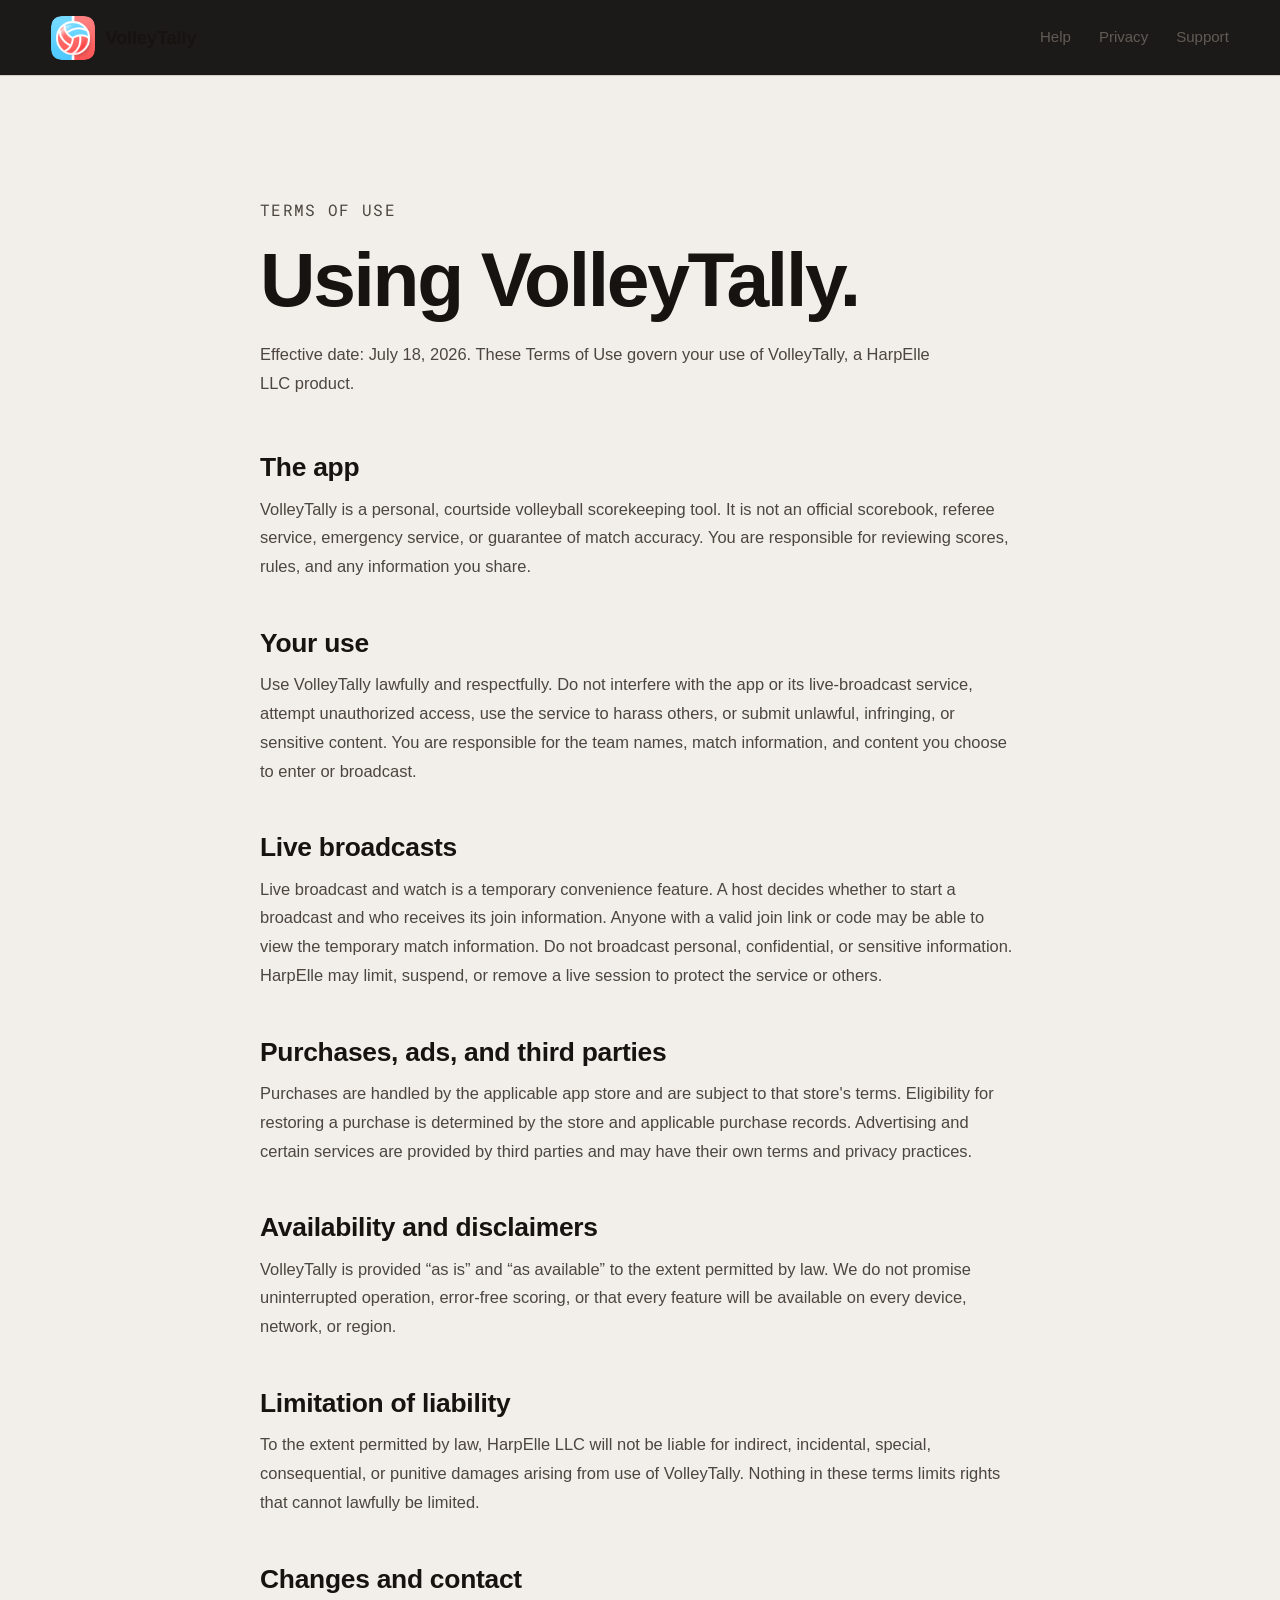
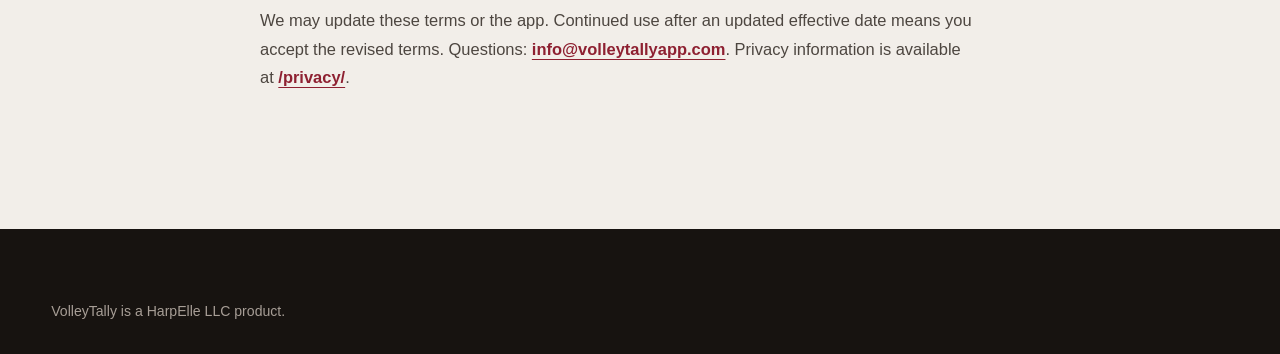
<file: terms/index.html>
<!doctype html><html lang="en"><head><meta charset="utf-8"><meta name="viewport" content="width=device-width,initial-scale=1"><title>Terms of Use | VolleyTally</title><meta name="description" content="Terms of Use for VolleyTally, a HarpElle LLC product."><link rel="canonical" href="https://volleytallyapp.com/terms/"><link rel="stylesheet" href="../assets/site.css"></head><body class="help-page"><header class="site-header"><a class="brand" href="/"><img src="../assets/images/volleytally-icon.png" alt="" width="44" height="44"><span>VolleyTally</span></a><nav class="help-nav"><a href="/help/">Help</a><a href="/privacy/">Privacy</a><a href="mailto:info@volleytallyapp.com">Support</a></nav></header><main class="article-wrap"><p class="section-label">Terms of use</p><h1>Using VolleyTally.</h1><p class="article-lead">Effective date: July 18, 2026. These Terms of Use govern your use of VolleyTally, a HarpElle LLC product.</p><h2>The app</h2><p>VolleyTally is a personal, courtside volleyball scorekeeping tool. It is not an official scorebook, referee service, emergency service, or guarantee of match accuracy. You are responsible for reviewing scores, rules, and any information you share.</p><h2>Your use</h2><p>Use VolleyTally lawfully and respectfully. Do not interfere with the app or its live-broadcast service, attempt unauthorized access, use the service to harass others, or submit unlawful, infringing, or sensitive content. You are responsible for the team names, match information, and content you choose to enter or broadcast.</p><h2>Live broadcasts</h2><p>Live broadcast and watch is a temporary convenience feature. A host decides whether to start a broadcast and who receives its join information. Anyone with a valid join link or code may be able to view the temporary match information. Do not broadcast personal, confidential, or sensitive information. HarpElle may limit, suspend, or remove a live session to protect the service or others.</p><h2>Purchases, ads, and third parties</h2><p>Purchases are handled by the applicable app store and are subject to that store's terms. Eligibility for restoring a purchase is determined by the store and applicable purchase records. Advertising and certain services are provided by third parties and may have their own terms and privacy practices.</p><h2>Availability and disclaimers</h2><p>VolleyTally is provided “as is” and “as available” to the extent permitted by law. We do not promise uninterrupted operation, error-free scoring, or that every feature will be available on every device, network, or region.</p><h2>Limitation of liability</h2><p>To the extent permitted by law, HarpElle LLC will not be liable for indirect, incidental, special, consequential, or punitive damages arising from use of VolleyTally. Nothing in these terms limits rights that cannot lawfully be limited.</p><h2>Changes and contact</h2><p>We may update these terms or the app. Continued use after an updated effective date means you accept the revised terms. Questions: <a href="mailto:info@volleytallyapp.com">info@volleytallyapp.com</a>. Privacy information is available at <a href="/privacy/">/privacy/</a>.</p></main><footer><p>VolleyTally is a HarpElle LLC product.</p></footer></body></html>
</file>
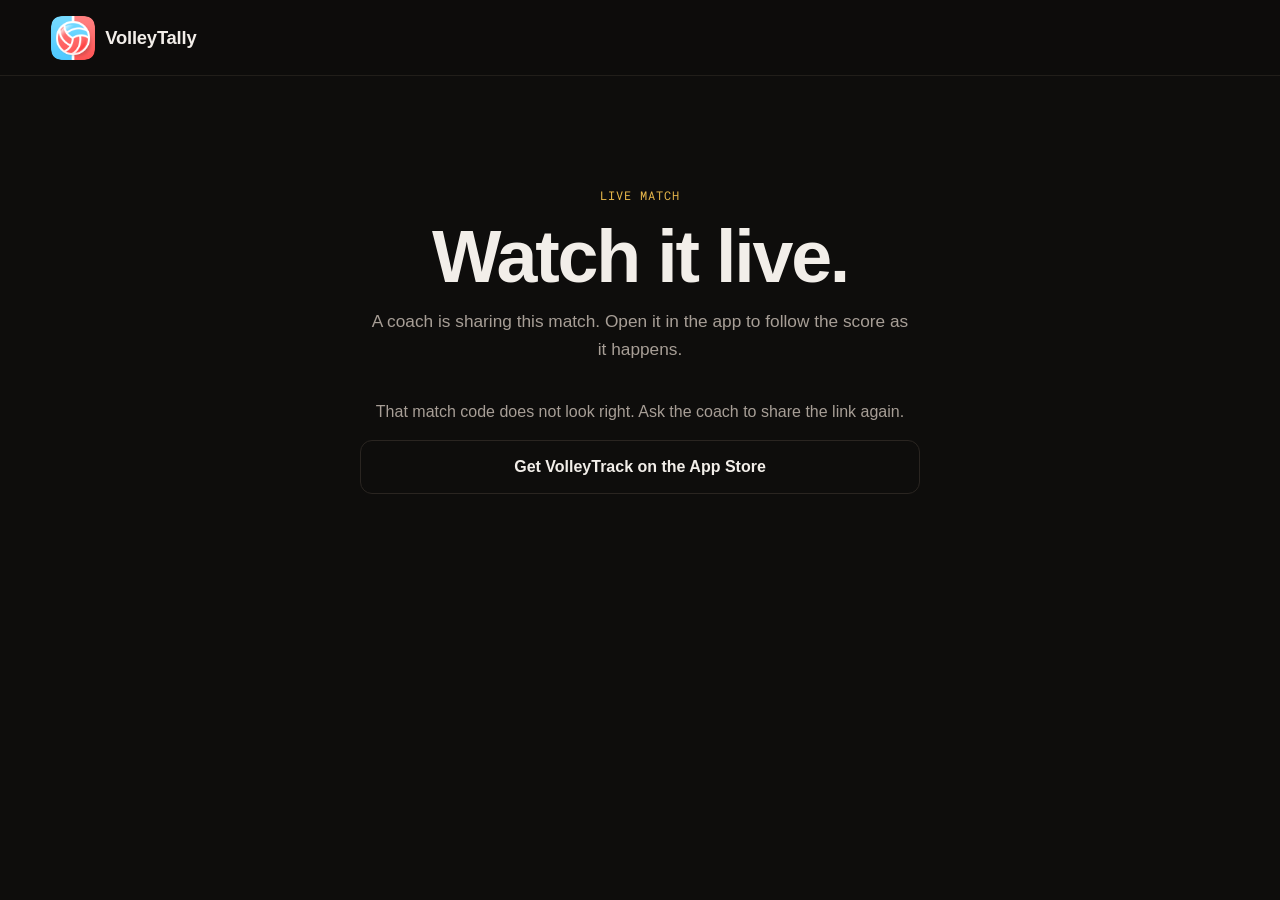
<file: watch/index.html>
<!doctype html>
<html lang="en">
<head>
  <meta charset="utf-8">
  <meta name="viewport" content="width=device-width, initial-scale=1">
  <title>Watch a live match | VolleyTally</title>
  <meta name="description" content="Join a live volleyball match a coach is sharing.">
  <meta name="robots" content="noindex">
  <meta property="og:title" content="Watch this volleyball match live">
  <meta property="og:description" content="A coach is sharing this match live. Open the link to follow along.">
  <meta property="og:image" content="https://volleytallyapp.com/assets/images/volleytally-og.png">
  <meta name="theme-color" content="#0e0d0c">
  <link rel="icon" href="/assets/images/volleytally-icon.png">
  <link rel="stylesheet" href="/assets/site.css">
  <style>
    [hidden] { display:none !important; }
    .watch-wrap { width:min(560px,calc(100% - 2*var(--pad))); margin:0 auto; padding:clamp(48px,9vw,110px) 0; text-align:center; }
    .watch-wrap h1 { font-size:clamp(2.6rem,7vw,4.6rem); margin-bottom:14px; }
    .watch-lead { color:var(--muted); font-size:1.08rem; line-height:1.65; margin-bottom:36px; }
    .watch-code { display:inline-flex; gap:.35em; justify-content:center; margin:0 auto 36px; padding:18px 26px; border:1px solid var(--line); border-radius:14px; background:var(--surface); font:700 clamp(2.2rem,8vw,3.4rem) 'DM Mono',monospace; letter-spacing:.18em; }
    .watch-actions { display:flex; flex-direction:column; gap:12px; align-items:stretch; }
    .watch-actions .button { justify-content:center; }
    .watch-alt { margin-top:34px; color:var(--muted); font-size:.95rem; line-height:1.7; }
    .watch-alt strong { color:var(--ink); }
    .nowrap { white-space:nowrap; }
    .watch-missing { color:var(--muted); }
  </style>
</head>
<body>
  <header class="site-header">
    <a class="brand" href="/" aria-label="VolleyTally home"><img src="/assets/images/volleytally-icon.png" alt="" width="44" height="44"><span>VolleyTally</span></a>
  </header>

  <main class="watch-wrap" id="main">
    <p class="section-label">Live match</p>
    <h1>Watch it live.</h1>
    <p class="watch-lead">A coach is sharing this match. Open it in the app to follow the score as it happens.</p>

    <div id="code-box" class="watch-code" aria-label="Match code" hidden></div>
    <p id="no-code" class="watch-missing" hidden></p>

    <div id="actions" class="watch-actions" hidden></div>
    <p id="alt" class="watch-alt" hidden></p>
    <noscript><p class="watch-alt">Open the app, tap <strong class="nowrap">Watch a live Match</strong>, and enter the code from the link.</p></noscript>
  </main>

  <script>
  (function () {
    /**
     * Watch page. VolleyTrack shares https://volleytallyapp.com/watch/<CODE>,
     * and the 404 page forwards that path here as ?c=<CODE>.
     *
     * Codes follow the app's rules (isValidJoinCode): trim, uppercase, then
     * exactly 4 or 6 characters from the alphabet below. A 6-character code
     * can only be a VolleyTrack broadcast. A 4-character code may be either
     * app's, as in the app, so the page claims nothing about it.
     *
     * Phase comes from /config/volleytrack-promo-v1.json:
     *   watchPage.<platform>.tallyFirst true  -> VolleyTally first.
     *   (desktop: only when both platforms say true)
     *   anything else, or any doubt (fetch fails, redirect, bad file)
     *                                         -> VolleyTrack first, as before.
     * In the VolleyTally-first flow, VolleyTrack buttons are added only when
     * volleytrack.<platform>.promote is exactly true.
     */
    var ALPHABET = 'ABCDEFGHJKMNPQRSTUVWXYZ23456789';
    var CODE_PATTERN = new RegExp('^(?:[' + ALPHABET + ']{4}|[' + ALPHABET + ']{6})$');
    var PROMO_PATH = '/config/volleytrack-promo-v1.json';

    var VOLLEYTALLY = {
      name: 'VolleyTally',
      scheme: 'volleytally://spectate/',
      ios: 'https://apps.apple.com/us/app/volleytally/id6743733066',
      android: 'https://play.google.com/store/apps/details?id=com.HarpElle.volleytally'
    };
    var VOLLEYTRACK = {
      name: 'VolleyTrack',
      scheme: 'volleytrack://spectate/',
      ios: 'https://apps.apple.com/app/id6758875792',
      android: 'https://play.google.com/store/apps/details?id=com.harpelleapps.volleytrack'
    };

    function platform() {
      var ua = navigator.userAgent || '';
      if (/Android/i.test(ua)) return 'android';
      if (/iPhone|iPad|iPod/i.test(ua) || (navigator.platform === 'MacIntel' && navigator.maxTouchPoints > 1)) return 'ios';
      return 'other';
    }

    function readCode() {
      var raw = null;
      var m = location.pathname.match(/^\/watch\/([^\/]+)\/?$/);
      if (m) raw = m[1];
      if (!raw) raw = new URLSearchParams(location.search).get('c');
      if (!raw) return { state: 'none' };
      try { raw = decodeURIComponent(raw); } catch (e) { /* keep raw; it fails validation */ }
      var code = raw.trim().toUpperCase();
      return CODE_PATTERN.test(code) ? { state: 'ok', code: code } : { state: 'bad' };
    }

    function link(href, label, primary) {
      var a = document.createElement('a');
      a.className = 'button ' + (primary ? 'button-primary' : 'button-quiet');
      a.href = href;
      a.textContent = label;
      if (/^https:/.test(href)) a.rel = 'noopener';
      return a;
    }

    function storeLabel(app, store) {
      return 'Get ' + app.name + (store === 'ios' ? ' on the App Store' : ' on Google Play');
    }

    // The app's rules for the file: schema 1, plain objects, real booleans.
    // watchPage is an optional extra the app ignores. Anything doubtful means
    // { promote: false, tallyFirst: false }.
    var OFF = { promote: false, tallyFirst: false };
    function plain(v) { return typeof v === 'object' && v !== null && !Array.isArray(v); }
    function readConfig(text, plat) {
      if (typeof text !== 'string' || text.length > 8192) return OFF;
      var data;
      try { data = JSON.parse(text); } catch (e) { return OFF; }
      if (!plain(data) || data.schema !== 1 || !plain(data.volleytrack)) return OFF;
      var ios = data.volleytrack.ios, android = data.volleytrack.android;
      if (!plain(ios) || !plain(android)) return OFF;
      if (typeof ios.promote !== 'boolean' || typeof ios.viewerUpsell !== 'boolean') return OFF;
      if (typeof android.promote !== 'boolean' || typeof android.viewerUpsell !== 'boolean') return OFF;
      function first(k) {
        return plain(data.watchPage) && plain(data.watchPage[k]) && data.watchPage[k].tallyFirst === true;
      }
      // Desktop has no platform of its own: VolleyTally first only when both are on.
      if (plat === 'other') return { promote: false, tallyFirst: first('ios') && first('android') };
      return { promote: (plat === 'ios' ? ios : android).promote === true, tallyFirst: first(plat) };
    }

    function fetchConfig(plat, done) {
      if (!window.fetch) { done(OFF); return; }
      var ctl = window.AbortController ? new AbortController() : null;
      var timer = setTimeout(function () { if (ctl) ctl.abort(); }, 3000);
      fetch(PROMO_PATH, { credentials: 'omit', cache: 'no-store', signal: ctl ? ctl.signal : undefined })
        .then(function (r) {
          if (!r.ok || r.redirected || new URL(r.url).pathname !== PROMO_PATH) throw new Error('not the file');
          return r.text();
        })
        .then(function (t) { clearTimeout(timer); done(readConfig(t, plat)); })
        .catch(function () { clearTimeout(timer); done(OFF); });
    }

    var plat = platform();
    var parsed = readCode();
    var codeBox = document.getElementById('code-box');
    var actions = document.getElementById('actions');
    var alt = document.getElementById('alt');
    var problem = document.getElementById('no-code');

    // Store button for one app. Android gets Google Play; iOS and desktop get
    // the App Store, except in the VolleyTally-first flow on desktop (both).
    function addStores(app, both) {
      if (both && plat === 'other') {
        actions.appendChild(link(app.ios, storeLabel(app, 'ios'), false));
        actions.appendChild(link(app.android, storeLabel(app, 'android'), false));
      } else {
        var store = plat === 'android' ? 'android' : 'ios';
        actions.appendChild(link(app[store], storeLabel(app, store), false));
      }
    }

    var code = null;
    if (parsed.state === 'ok') {
      code = parsed.code;
      code.split('').forEach(function (ch) {
        var s = document.createElement('span');
        s.textContent = ch;
        codeBox.appendChild(s);
      });
      codeBox.hidden = false;
    } else {
      problem.textContent = parsed.state === 'none'
        ? 'This link is missing its match code. Ask the coach to share it again.'
        : 'That match code does not look right. Ask the coach to share the link again.';
      problem.hidden = false;
    }

    // Builds the "already have the app" line from DOM nodes. A string is plain
    // text; a [className, text] pair is a <strong> (className may be empty).
    function setAlt(parts) {
      alt.textContent = '';
      parts.forEach(function (part) {
        if (typeof part === 'string') {
          alt.appendChild(document.createTextNode(part));
          return;
        }
        var strong = document.createElement('strong');
        if (part[0]) strong.className = part[0];
        strong.textContent = part[1];
        alt.appendChild(strong);
      });
    }

    function renderVolleyTrackFirst() {
      if (!code) {
        addStores(VOLLEYTRACK, false);
        actions.hidden = false;
        return;
      }
      actions.appendChild(link(VOLLEYTRACK.scheme + code, 'Open in VolleyTrack', true));
      addStores(VOLLEYTRACK, false);
      actions.hidden = false;
      setAlt(['Already have the app? Open it, choose ', ['nowrap', 'Watch a Live Match'], ', and enter code ', ['', code], '.']);
      alt.hidden = false;
    }

    function renderVolleyTallyFirst(cfg) {
      if (!code) {
        addStores(VOLLEYTALLY, true);
        actions.hidden = false;
        return;
      }
      if (plat !== 'other') {
        actions.appendChild(link(VOLLEYTALLY.scheme + code, 'Open in VolleyTally', true));
      }
      addStores(VOLLEYTALLY, true);
      if (cfg.promote) {
        actions.appendChild(link(VOLLEYTRACK.scheme + code, 'Open in VolleyTrack', false));
        addStores(VOLLEYTRACK, false);
      }
      actions.hidden = false;
      setAlt(plat === 'other'
        ? ['Open this link on your phone. In VolleyTally, tap ', ['nowrap', 'Watch a live Match'], ' and enter code ', ['', code], '.']
        : ['Already have VolleyTally? Open it, tap ', ['nowrap', 'Watch a live Match'], ', and enter code ', ['', code], '.']);
      alt.hidden = false;
    }

    // Buttons wait for the file (3 s at most) so the page never swaps phases.
    fetchConfig(plat, function (cfg) {
      if (cfg.tallyFirst) renderVolleyTallyFirst(cfg);
      else renderVolleyTrackFirst();
    });
  })();
  </script>
</body>
</html>
</file>
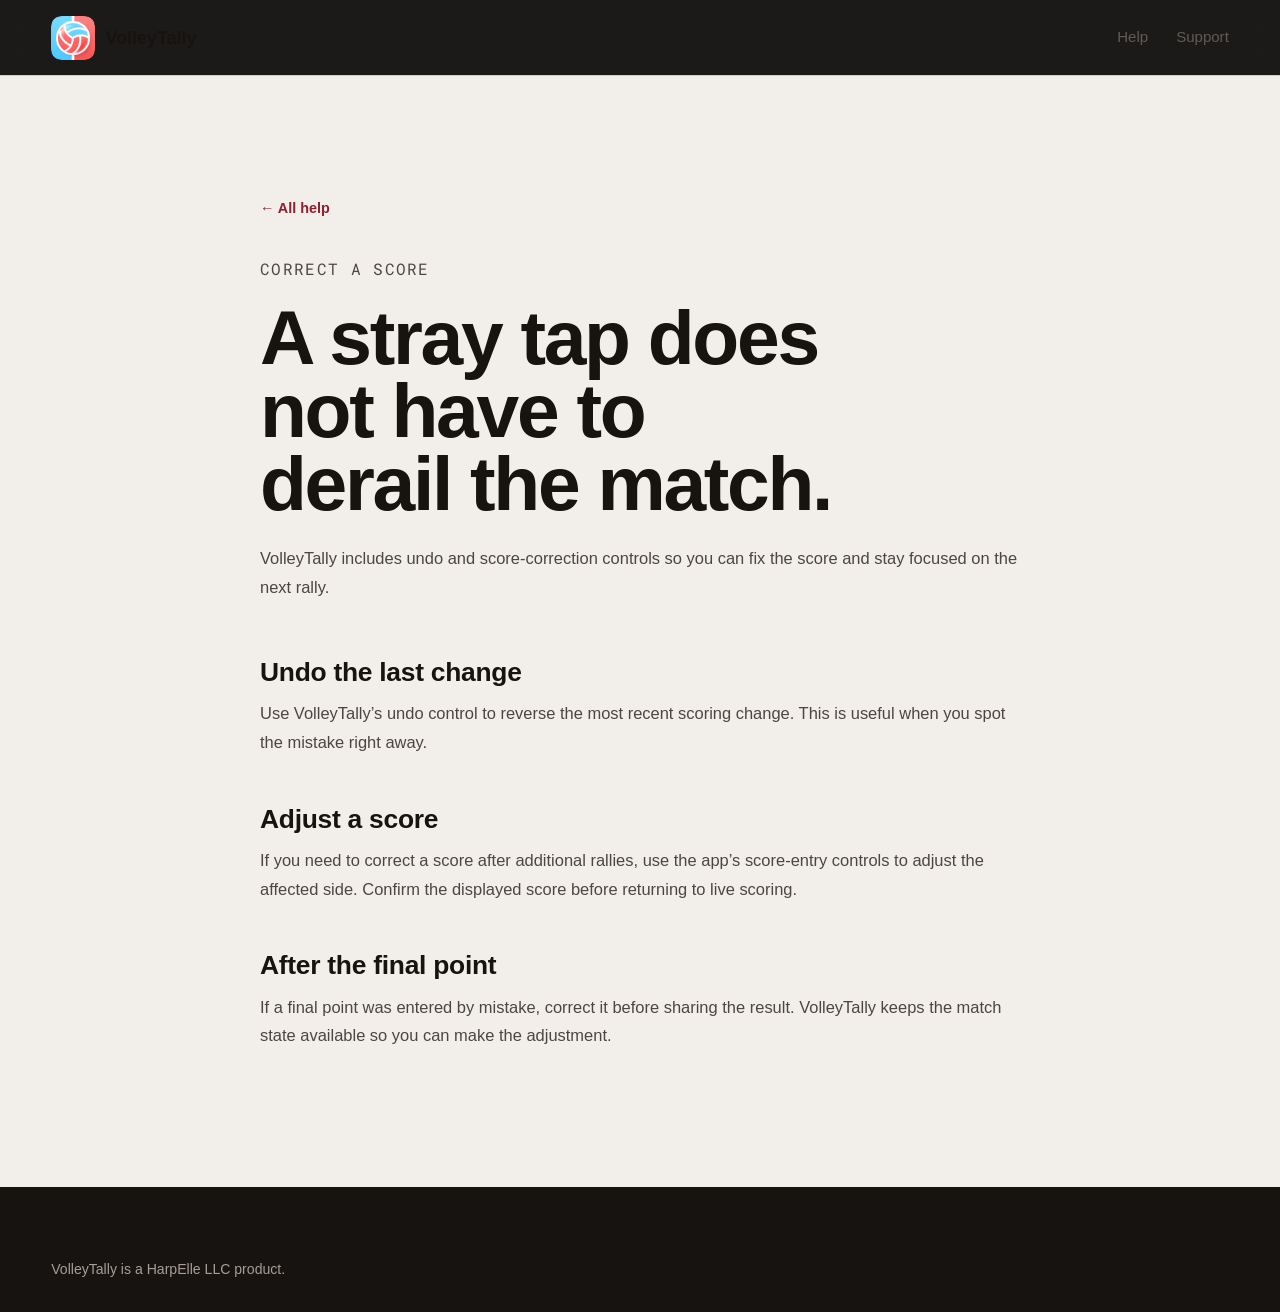
<file: help/fix-a-score-mistake/index.html>
<!doctype html><html lang="en"><head><meta charset="utf-8"><meta name="viewport" content="width=device-width,initial-scale=1"><title>Fix a Score Mistake in VolleyTally</title><meta name="description" content="Correct a stray scoring tap or adjust a volleyball score in VolleyTally."><link rel="canonical" href="https://volleytallyapp.com/help/fix-a-score-mistake/"><link rel="stylesheet" href="../../assets/site.css"></head><body class="help-page"><header class="site-header"><a class="brand" href="/"><img src="../../assets/images/volleytally-icon.png" alt="" width="44" height="44"><span>VolleyTally</span></a><nav class="help-nav"><a href="/help/">Help</a><a href="mailto:info@volleytallyapp.com">Support</a></nav></header><main class="article-wrap"><a class="back" href="/help/">← All help</a><p class="section-label">Correct a score</p><h1>A stray tap does not have to derail the match.</h1><p class="article-lead">VolleyTally includes undo and score-correction controls so you can fix the score and stay focused on the next rally.</p><h2>Undo the last change</h2><p>Use VolleyTally’s undo control to reverse the most recent scoring change. This is useful when you spot the mistake right away.</p><h2>Adjust a score</h2><p>If you need to correct a score after additional rallies, use the app’s score-entry controls to adjust the affected side. Confirm the displayed score before returning to live scoring.</p><h2>After the final point</h2><p>If a final point was entered by mistake, correct it before sharing the result. VolleyTally keeps the match state available so you can make the adjustment.</p></main><footer><p>VolleyTally is a HarpElle LLC product.</p></footer></body></html>
</file>
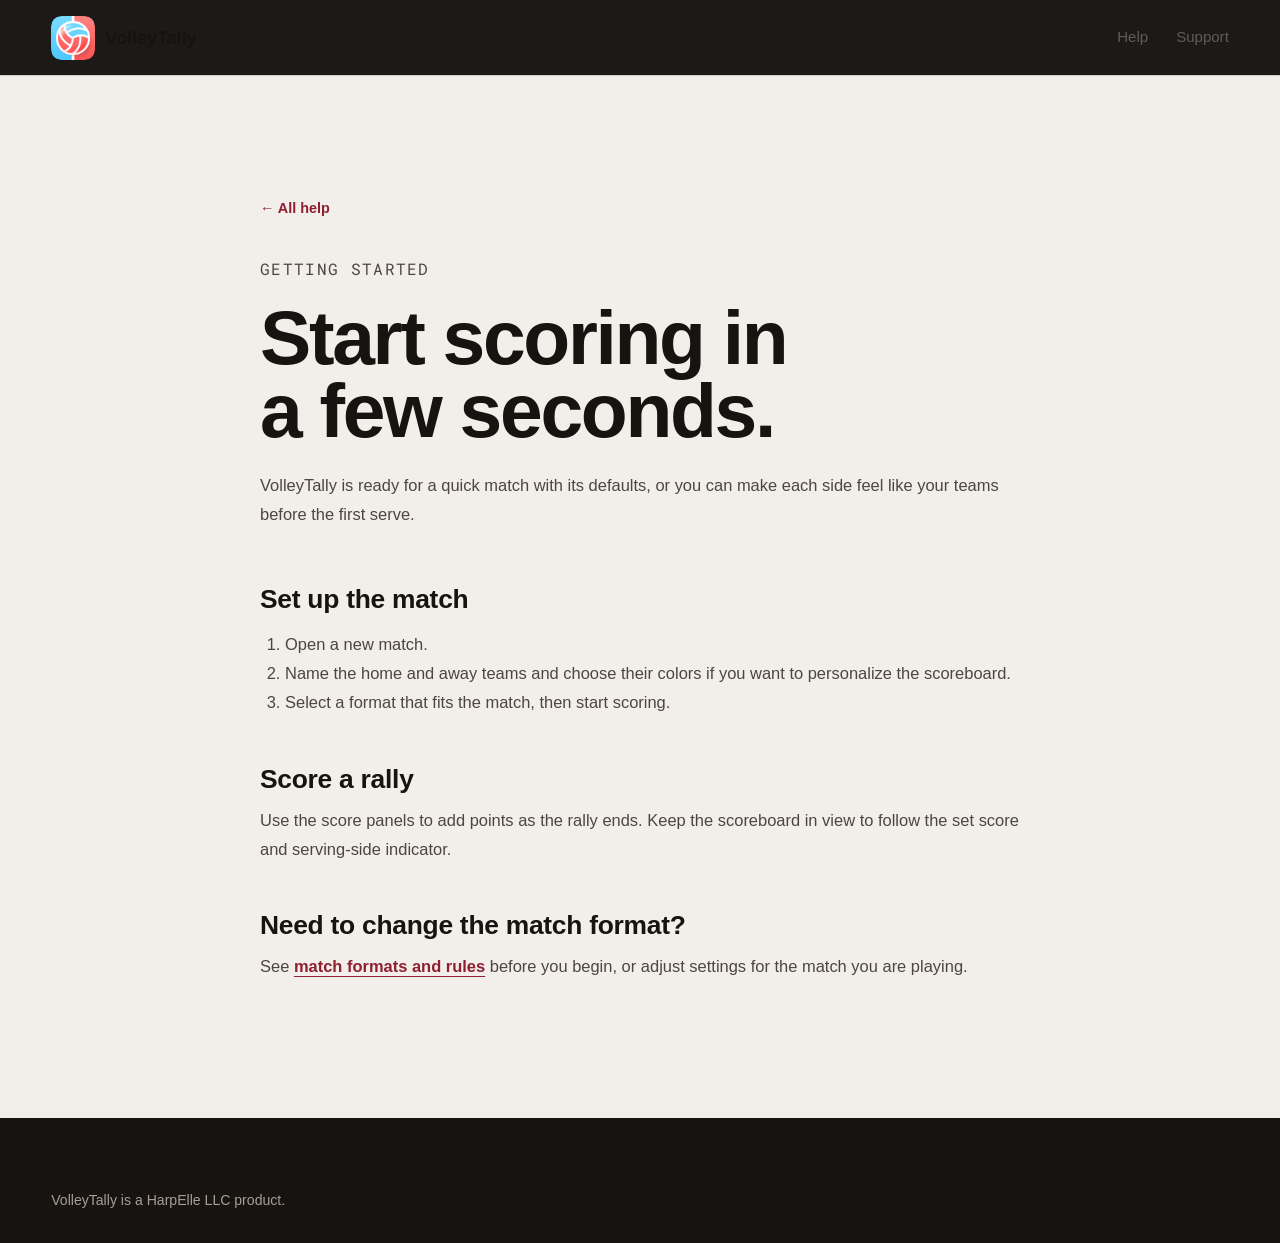
<file: help/getting-started/index.html>
<!doctype html><html lang="en"><head><meta charset="utf-8"><meta name="viewport" content="width=device-width,initial-scale=1"><title>Get Started with VolleyTally</title><meta name="description" content="Start a volleyball match in VolleyTally, name the teams, and begin scoring."><link rel="canonical" href="https://volleytallyapp.com/help/getting-started/"><link rel="stylesheet" href="../../assets/site.css"></head><body class="help-page"><header class="site-header"><a class="brand" href="/"><img src="../../assets/images/volleytally-icon.png" alt="" width="44" height="44"><span>VolleyTally</span></a><nav class="help-nav"><a href="/help/">Help</a><a href="mailto:info@volleytallyapp.com">Support</a></nav></header><main class="article-wrap"><a class="back" href="/help/">← All help</a><p class="section-label">Getting started</p><h1>Start scoring in a few seconds.</h1><p class="article-lead">VolleyTally is ready for a quick match with its defaults, or you can make each side feel like your teams before the first serve.</p><h2>Set up the match</h2><ol><li>Open a new match.</li><li>Name the home and away teams and choose their colors if you want to personalize the scoreboard.</li><li>Select a format that fits the match, then start scoring.</li></ol><h2>Score a rally</h2><p>Use the score panels to add points as the rally ends. Keep the scoreboard in view to follow the set score and serving-side indicator.</p><h2>Need to change the match format?</h2><p>See <a href="/help/match-formats-and-rules/">match formats and rules</a> before you begin, or adjust settings for the match you are playing.</p></main><footer><p>VolleyTally is a HarpElle LLC product.</p></footer></body></html>
</file>
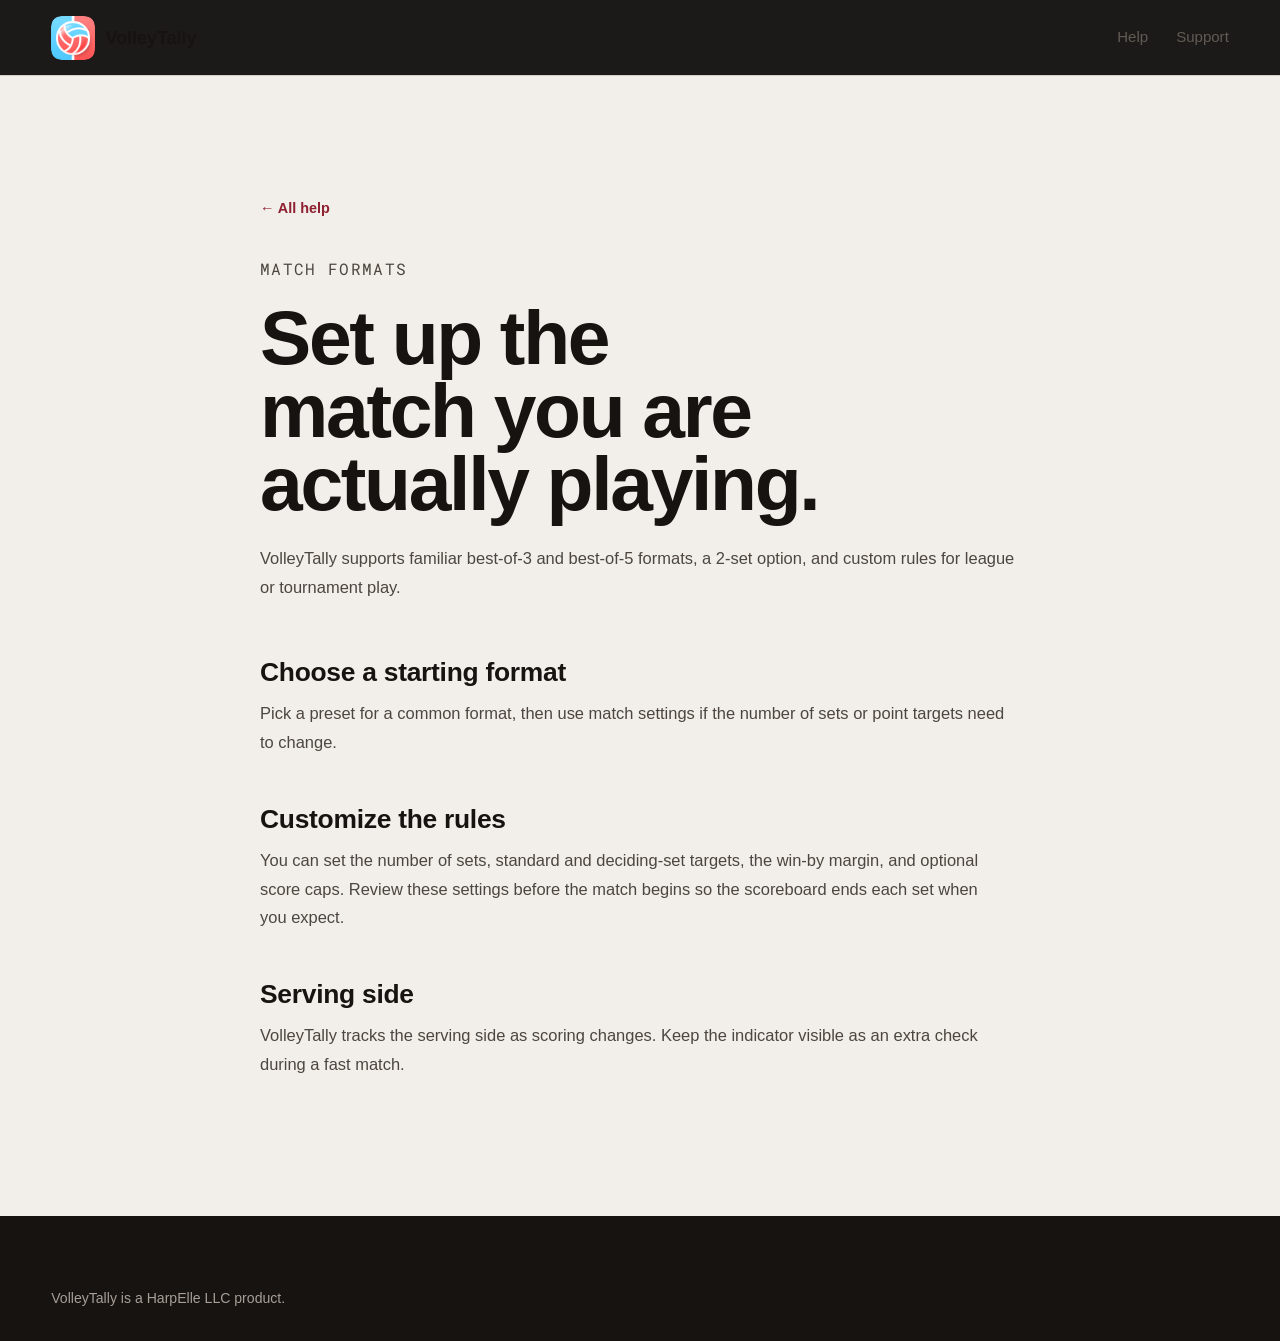
<file: help/match-formats-and-rules/index.html>
<!doctype html><html lang="en"><head><meta charset="utf-8"><meta name="viewport" content="width=device-width,initial-scale=1"><title>VolleyTally Match Formats and Rules</title><meta name="description" content="Set up best-of-3, best-of-5, 2-set, and custom volleyball match formats in VolleyTally."><link rel="canonical" href="https://volleytallyapp.com/help/match-formats-and-rules/"><link rel="stylesheet" href="../../assets/site.css"></head><body class="help-page"><header class="site-header"><a class="brand" href="/"><img src="../../assets/images/volleytally-icon.png" alt="" width="44" height="44"><span>VolleyTally</span></a><nav class="help-nav"><a href="/help/">Help</a><a href="mailto:info@volleytallyapp.com">Support</a></nav></header><main class="article-wrap"><a class="back" href="/help/">← All help</a><p class="section-label">Match formats</p><h1>Set up the match you are actually playing.</h1><p class="article-lead">VolleyTally supports familiar best-of-3 and best-of-5 formats, a 2-set option, and custom rules for league or tournament play.</p><h2>Choose a starting format</h2><p>Pick a preset for a common format, then use match settings if the number of sets or point targets need to change.</p><h2>Customize the rules</h2><p>You can set the number of sets, standard and deciding-set targets, the win-by margin, and optional score caps. Review these settings before the match begins so the scoreboard ends each set when you expect.</p><h2>Serving side</h2><p>VolleyTally tracks the serving side as scoring changes. Keep the indicator visible as an extra check during a fast match.</p></main><footer><p>VolleyTally is a HarpElle LLC product.</p></footer></body></html>
</file>
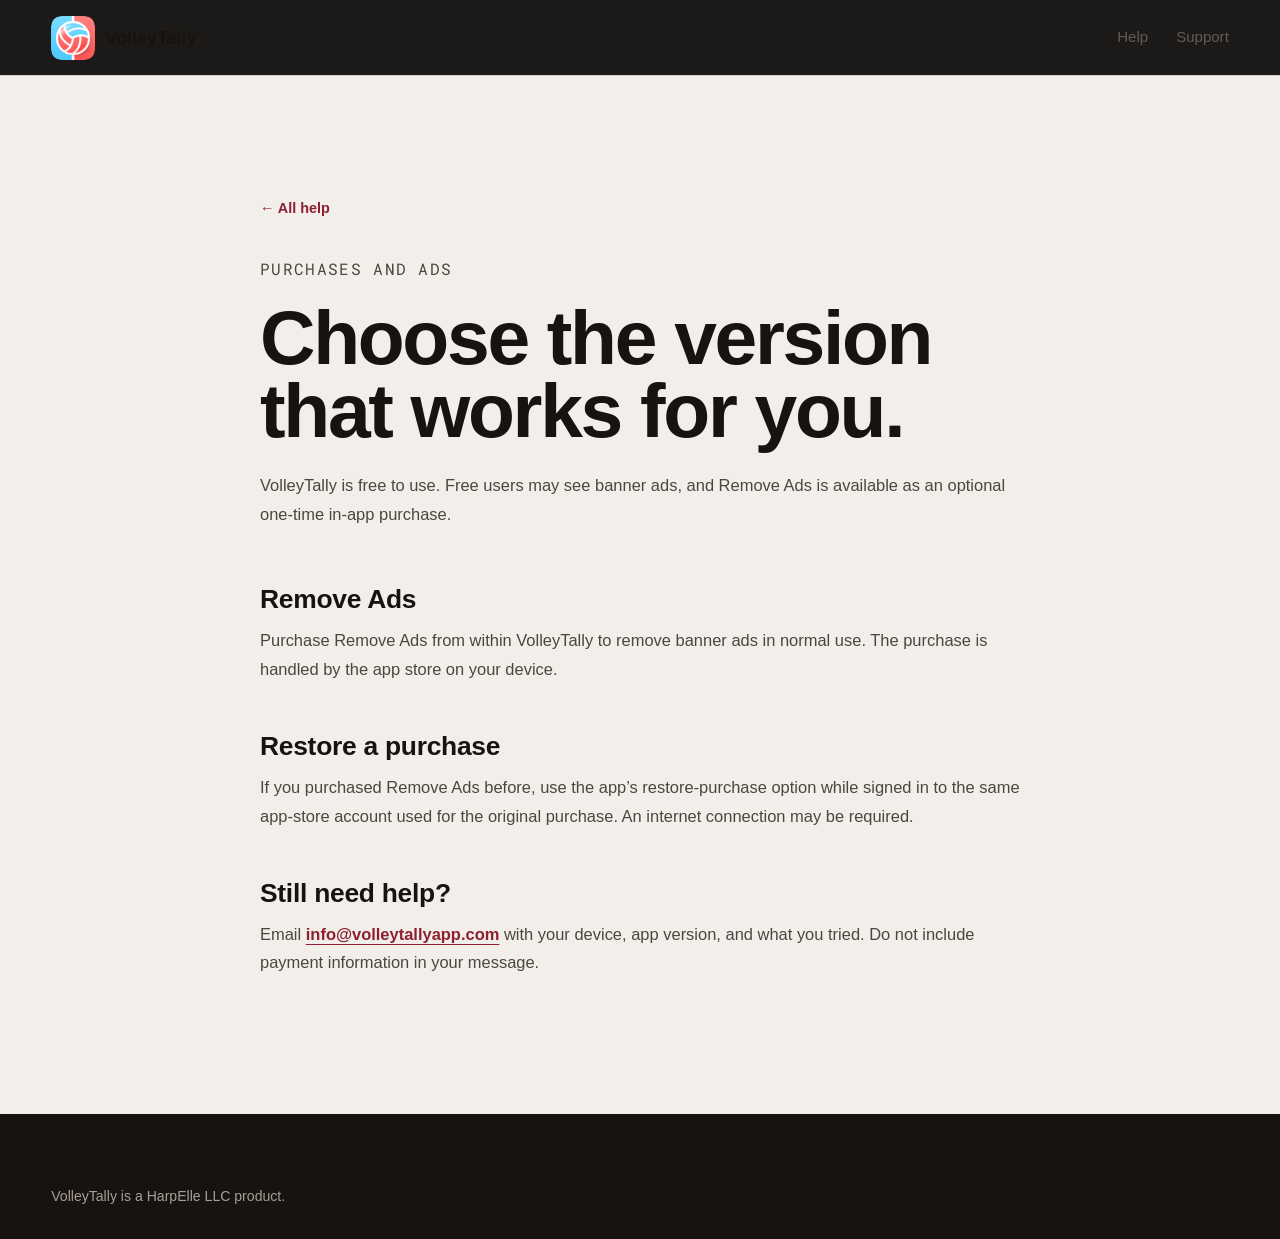
<file: help/purchases-and-ads/index.html>
<!doctype html><html lang="en"><head><meta charset="utf-8"><meta name="viewport" content="width=device-width,initial-scale=1"><title>Remove Ads and Restore Purchases | VolleyTally Help</title><meta name="description" content="Learn about VolleyTally ads, the optional one-time Remove Ads purchase, and restoring a purchase."><link rel="canonical" href="https://volleytallyapp.com/help/purchases-and-ads/"><link rel="stylesheet" href="../../assets/site.css"></head><body class="help-page"><header class="site-header"><a class="brand" href="/"><img src="../../assets/images/volleytally-icon.png" alt="" width="44" height="44"><span>VolleyTally</span></a><nav class="help-nav"><a href="/help/">Help</a><a href="mailto:info@volleytallyapp.com">Support</a></nav></header><main class="article-wrap"><a class="back" href="/help/">← All help</a><p class="section-label">Purchases and ads</p><h1>Choose the version that works for you.</h1><p class="article-lead">VolleyTally is free to use. Free users may see banner ads, and Remove Ads is available as an optional one-time in-app purchase.</p><h2>Remove Ads</h2><p>Purchase Remove Ads from within VolleyTally to remove banner ads in normal use. The purchase is handled by the app store on your device.</p><h2>Restore a purchase</h2><p>If you purchased Remove Ads before, use the app’s restore-purchase option while signed in to the same app-store account used for the original purchase. An internet connection may be required.</p><h2>Still need help?</h2><p>Email <a href="mailto:info@volleytallyapp.com">info@volleytallyapp.com</a> with your device, app version, and what you tried. Do not include payment information in your message.</p></main><footer><p>VolleyTally is a HarpElle LLC product.</p></footer></body></html>
</file>
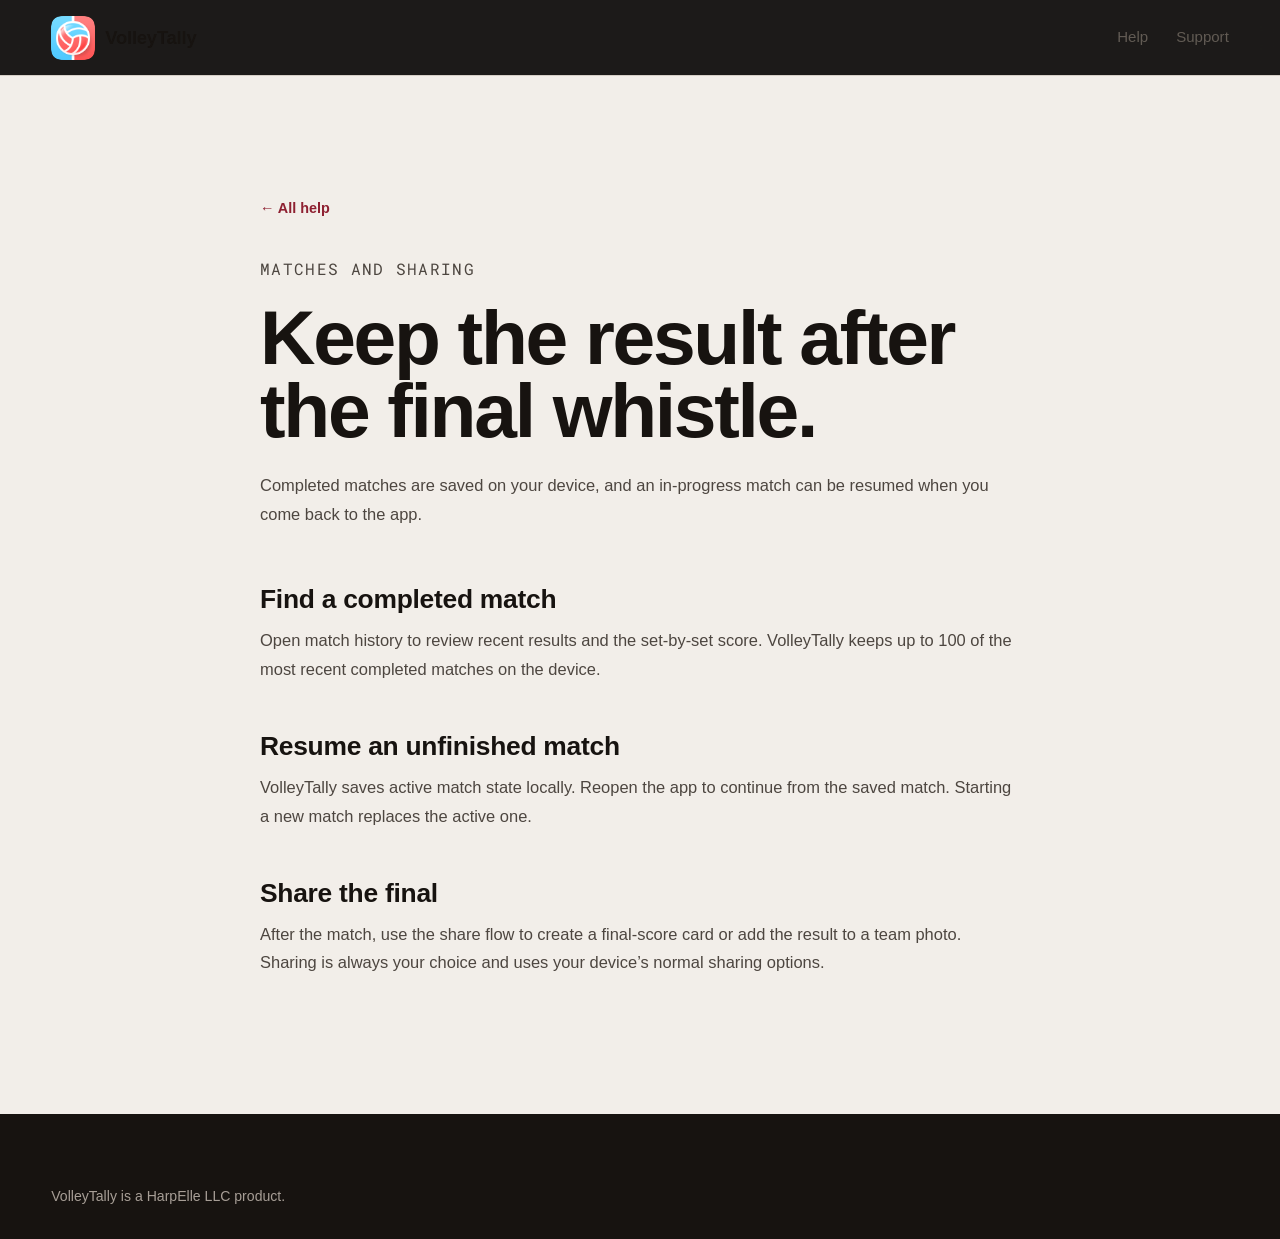
<file: help/saved-matches-and-sharing/index.html>
<!doctype html><html lang="en"><head><meta charset="utf-8"><meta name="viewport" content="width=device-width,initial-scale=1"><title>Saved Matches and Sharing in VolleyTally</title><meta name="description" content="Find saved volleyball matches, resume a match, and share the final score in VolleyTally."><link rel="canonical" href="https://volleytallyapp.com/help/saved-matches-and-sharing/"><link rel="stylesheet" href="../../assets/site.css"></head><body class="help-page"><header class="site-header"><a class="brand" href="/"><img src="../../assets/images/volleytally-icon.png" alt="" width="44" height="44"><span>VolleyTally</span></a><nav class="help-nav"><a href="/help/">Help</a><a href="mailto:info@volleytallyapp.com">Support</a></nav></header><main class="article-wrap"><a class="back" href="/help/">← All help</a><p class="section-label">Matches and sharing</p><h1>Keep the result after the final whistle.</h1><p class="article-lead">Completed matches are saved on your device, and an in-progress match can be resumed when you come back to the app.</p><h2>Find a completed match</h2><p>Open match history to review recent results and the set-by-set score. VolleyTally keeps up to 100 of the most recent completed matches on the device.</p><h2>Resume an unfinished match</h2><p>VolleyTally saves active match state locally. Reopen the app to continue from the saved match. Starting a new match replaces the active one.</p><h2>Share the final</h2><p>After the match, use the share flow to create a final-score card or add the result to a team photo. Sharing is always your choice and uses your device’s normal sharing options.</p></main><footer><p>VolleyTally is a HarpElle LLC product.</p></footer></body></html>
</file>
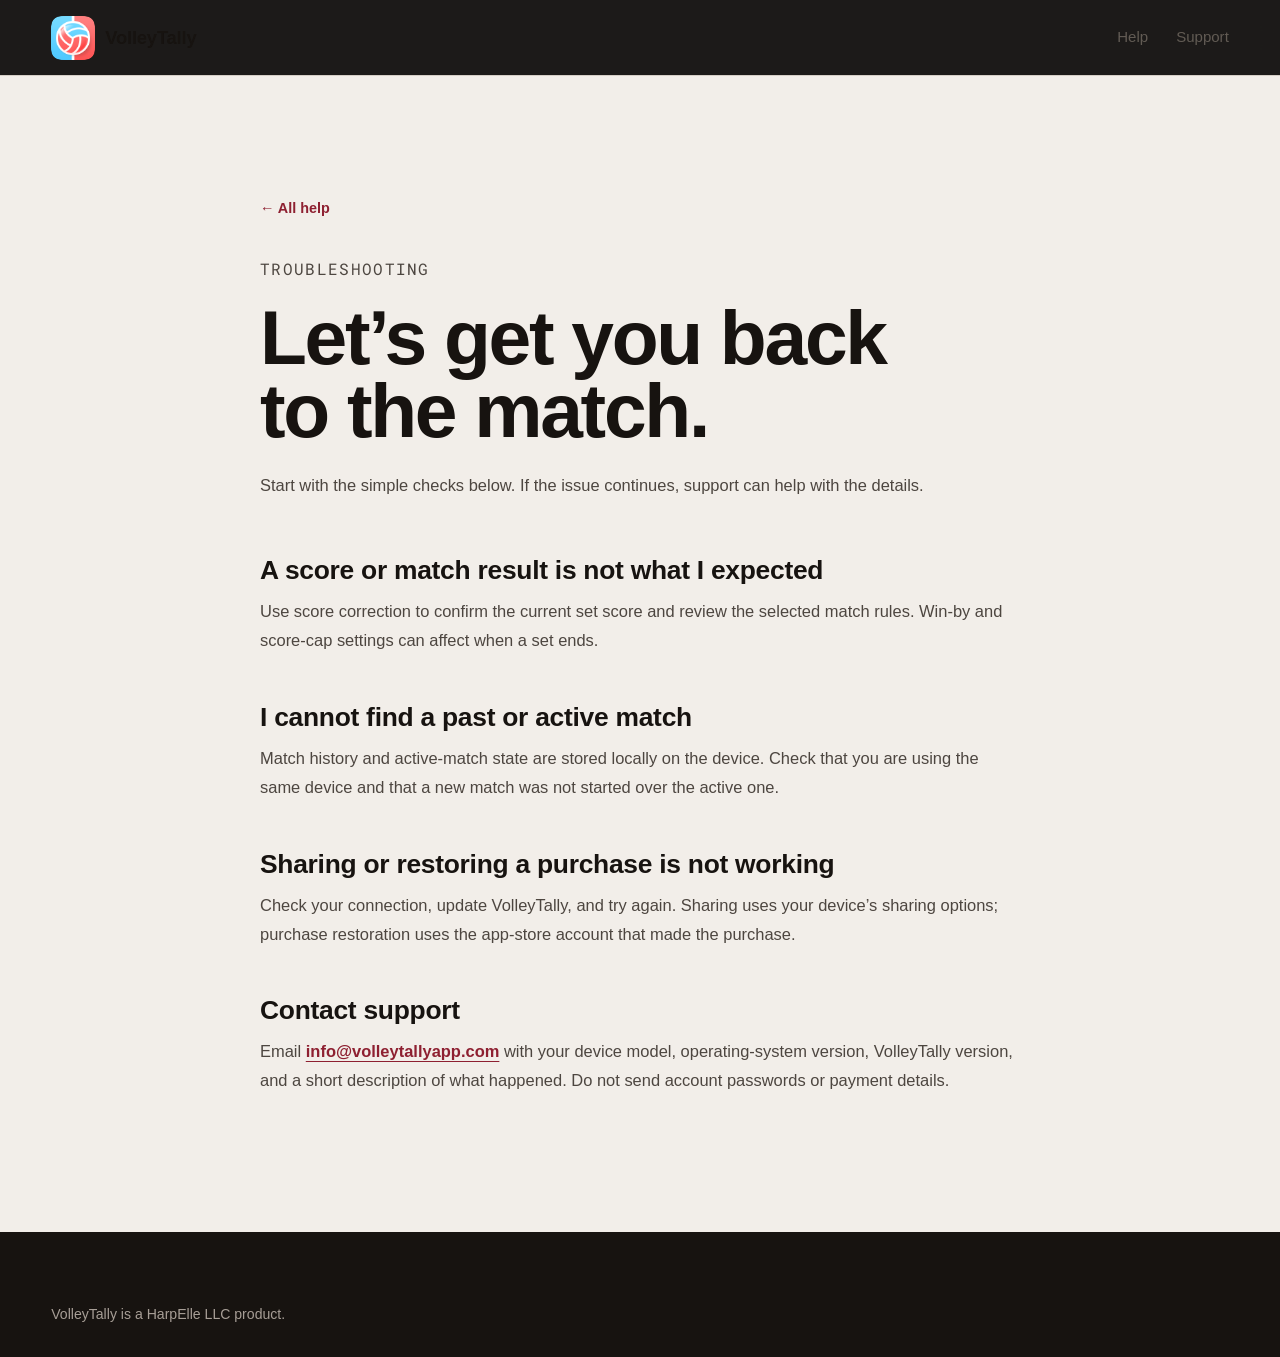
<file: help/troubleshooting/index.html>
<!doctype html><html lang="en"><head><meta charset="utf-8"><meta name="viewport" content="width=device-width,initial-scale=1"><title>Troubleshooting | VolleyTally Help</title><meta name="description" content="Troubleshooting help for scores, sharing, purchases, and saved matches in VolleyTally."><link rel="canonical" href="https://volleytallyapp.com/help/troubleshooting/"><link rel="stylesheet" href="../../assets/site.css"></head><body class="help-page"><header class="site-header"><a class="brand" href="/"><img src="../../assets/images/volleytally-icon.png" alt="" width="44" height="44"><span>VolleyTally</span></a><nav class="help-nav"><a href="/help/">Help</a><a href="mailto:info@volleytallyapp.com">Support</a></nav></header><main class="article-wrap"><a class="back" href="/help/">← All help</a><p class="section-label">Troubleshooting</p><h1>Let’s get you back to the match.</h1><p class="article-lead">Start with the simple checks below. If the issue continues, support can help with the details.</p><h2>A score or match result is not what I expected</h2><p>Use score correction to confirm the current set score and review the selected match rules. Win-by and score-cap settings can affect when a set ends.</p><h2>I cannot find a past or active match</h2><p>Match history and active-match state are stored locally on the device. Check that you are using the same device and that a new match was not started over the active one.</p><h2>Sharing or restoring a purchase is not working</h2><p>Check your connection, update VolleyTally, and try again. Sharing uses your device’s sharing options; purchase restoration uses the app-store account that made the purchase.</p><h2>Contact support</h2><p>Email <a href="mailto:info@volleytallyapp.com">info@volleytallyapp.com</a> with your device model, operating-system version, VolleyTally version, and a short description of what happened. Do not send account passwords or payment details.</p></main><footer><p>VolleyTally is a HarpElle LLC product.</p></footer></body></html>
</file>
<file: assets/site.css>
@import url('../tokens/colors.css');
@import url('../tokens/spacing.css');
@import url('../tokens/fonts.css');
@import url('../tokens/typography.css');
@import url('../tokens/elevation.css');

:root { --court:var(--bg-court); --surface:var(--surface-court); --raised:#1d1a18; --line:var(--border-court); --ink:var(--text-court); --muted:var(--text-court-muted); --red:var(--coral-fill); --blue:var(--azure-fill); --max:1180px; --pad:clamp(20px,4vw,56px); }
* { box-sizing:border-box; }
html { scroll-behavior:smooth; }
body { margin:0; background:var(--court); color:var(--ink); font-family:var(--font-ui); line-height:1.5; }
a { color:inherit; } img { max-width:100%; display:block; } .skip-link { position:fixed; z-index:20; top:10px; left:10px; transform:translateY(-150%); background:#fff; color:#000; padding:10px 14px; border-radius:6px; } .skip-link:focus { transform:none; }
.site-header { width:100%; margin:auto; padding-inline:max(var(--pad),calc((100vw - var(--max))/2)); display:flex; min-height:76px; align-items:center; justify-content:space-between; gap:30px; position:sticky; top:0; z-index:10; background:rgba(14,13,12,.94); backdrop-filter:blur(14px); border-bottom:1px solid rgba(42,37,33,.7); }
.brand { display:inline-flex; gap:10px; align-items:center; color:var(--ink); font-weight:700; text-decoration:none; letter-spacing:-.03em; font-size:1.15rem; } .brand img { border-radius:10px; }
nav { display:flex; gap:28px; align-items:center; } nav a { color:var(--muted); text-decoration:none; font-size:.94rem; } nav a:hover, nav a:focus-visible { color:var(--ink); } .nav-cta { padding:10px 14px; color:var(--court); background:var(--ink); border-radius:5px; font-weight:700; } .menu-toggle { display:none; }
.hero { width:min(var(--max),calc(100% - 2*var(--pad))); margin:0 auto; min-height:620px; display:grid; grid-template-columns:1.1fr .9fr; gap:clamp(40px,8vw,120px); align-items:center; padding:clamp(54px,8vw,100px) 0 90px; }
.hero-kicker,.section-label { color:var(--gold); font-size:.75rem; letter-spacing:.08em; margin:0 0 18px; text-transform:uppercase; } h1,h2,h3,p { margin-top:0; } h1,h2 { text-wrap:balance; } p { text-wrap:pretty; } h1 { max-width:700px; font-size:clamp(3rem,6.5vw,6.7rem); letter-spacing:-.075em; line-height:.91; margin-bottom:28px; } .hero-deck { color:var(--muted); max-width:580px; font-size:clamp(1.05rem,1.4vw,1.25rem); line-height:1.65; }
.hero-actions { display:flex; flex-wrap:wrap; gap:14px; margin-top:32px; } .button { align-items:center; border-radius:var(--radius-button); display:inline-flex; font-weight:700; gap:10px; min-height:48px; padding:14px 18px; text-decoration:none; transition:opacity 120ms ease,transform 120ms ease,background 120ms ease; } .button-primary { background:var(--action); color:#fff; min-height:56px; } .button-quiet { border:1px solid var(--line); color:var(--ink); } .button-outline { border:1px solid var(--ink); color:var(--ink); margin-top:12px; } .button:hover { transform:translateY(-2px); } a:focus-visible,button:focus-visible,summary:focus-visible { outline:3px solid var(--action); outline-offset:3px; }
.proof-list { display:flex; flex-wrap:wrap; gap:8px 20px; padding:0; margin:32px 0 0; list-style:none; color:var(--muted); font-size:.86rem; } .proof-list li::before { content:'✓'; color:var(--gold); font-weight:700; margin-right:7px; }
.hero-scoreboard { background:var(--surface); border:1px solid var(--line); border-radius:20px; box-shadow:0 28px 70px rgba(0,0,0,.35); overflow:hidden; transform:rotate(2deg); } .scoreboard-top,.scoreboard-bottom { display:flex; justify-content:space-between; padding:15px 19px; color:var(--muted); font:500 .68rem 'DM Mono',monospace; letter-spacing:.06em; } .scoreboard-top span:last-child { color:var(--gold); } .scoreboard-bottom { border-top:1px solid var(--line); } .score-panels { display:grid; grid-template-columns:1fr 1fr; gap:8px; padding:8px; } .team-panel { min-height:230px; display:flex; flex-direction:column; justify-content:space-between; padding:22px; border-radius:13px; } .team-panel-home { background:linear-gradient(145deg,#ee334e,#a61c35); } .team-panel-away { background:linear-gradient(145deg,#0081c8,#005e95); } .team-name,.serve-dot { font:500 .72rem 'DM Mono',monospace; letter-spacing:.1em; } .team-panel strong { align-self:center; font:700 clamp(5rem,11vw,8rem) 'DM Mono',monospace; line-height:.9; letter-spacing:-.12em; } .serve-dot::before { content:'●'; margin-right:6px; font-size:.65rem; }
.intro-band { border-top:1px solid var(--line); border-bottom:1px solid var(--line); padding:22px var(--pad); text-align:center; background:#12100f; } .intro-band p { color:var(--muted); margin:0; font-size:clamp(1rem,1.8vw,1.3rem); }
.section { padding:clamp(76px,12vw,150px) var(--pad); } .section-heading { margin:0 auto 66px; max-width:700px; text-align:center; } h2 { font-size:clamp(2.4rem,4.5vw,4.8rem); letter-spacing:-.065em; line-height:.98; margin-bottom:20px; } .section-heading > p:not(.section-label) { color:var(--muted); font-size:1.1rem; }
.feature-section { background:#f2eee9; color:#171310; } .feature-section .section-label { color:#9b2435; } .feature-section .section-heading > p:not(.section-label) { color:#625b54; } .feature-layout { width:min(var(--max),100%); margin:0 auto; display:grid; grid-template-columns:1fr minmax(240px,.68fr) 1fr; align-items:center; gap:clamp(28px,5vw,72px); } .feature-layout + .feature-layout { margin-top:80px; } .feature-copy { max-width:330px; } .feature-copy h3 { font-size:1.65rem; letter-spacing:-.045em; margin:12px 0; } .feature-copy p { color:#625b54; } .feature-copy a { color:#171310; font-weight:700; text-underline-offset:5px; } .feature-number { color:#9b2435; font:500 .75rem 'DM Mono',monospace; } .feature-copy-muted { opacity:.6; } .phone-shot { justify-self:center; margin:0; max-width:260px; } .phone-shot img { border-radius:24px; border:6px solid #171310; box-shadow:0 25px 50px rgba(24,15,9,.17); } .phone-shot-pair { max-width:390px; display:flex; align-items:center; gap:0; } .phone-shot-pair img { width:58%; } .phone-shot-pair img+img { width:58%; margin-left:-54px; transform:translateY(34px); }
.dark-section { background:var(--raised); } .steps { width:min(var(--max),100%); margin:0 auto 68px; padding:0; list-style:none; border-top:1px solid var(--line); display:grid; grid-template-columns:repeat(3,1fr); } .steps li { padding:32px 28px 10px 0; border-right:1px solid var(--line); margin-right:28px; } .steps li:last-child { border:0; } .steps span { color:var(--gold); font:500 .75rem 'DM Mono',monospace; } .steps h3 { font-size:1.5rem; margin:13px 0 10px; letter-spacing:-.04em; } .steps p { color:var(--muted); } .wide-shot { width:min(940px,100%); margin:0 auto; overflow:hidden; border-radius:14px; border:1px solid var(--line); } .wide-shot img { width:100%; max-height:530px; object-fit:cover; object-position:center; }
.help-section { background:#f2eee9; color:#171310; } .help-section .section-label { color:#9b2435; } .help-section .section-heading > p:not(.section-label) { color:#625b54; } .help-grid { width:min(var(--max),100%); margin:auto; display:grid; grid-template-columns:repeat(3,1fr); border-top:1px solid #d5cec6; border-left:1px solid #d5cec6; } .help-grid a { min-height:182px; padding:24px; border-right:1px solid #d5cec6; border-bottom:1px solid #d5cec6; text-decoration:none; display:flex; flex-direction:column; gap:8px; transition:background .2s; } .help-grid a:hover { background:#fff; } .help-grid strong { font-size:1.12rem; } .help-grid span { color:#625b54; } .help-grid b { margin-top:auto; color:#9b2435; } .faq { width:min(760px,100%); margin:90px auto 0; } .faq h3 { font-size:1.5rem; letter-spacing:-.04em; } details { border-top:1px solid #d5cec6; padding:18px 0; } details:last-child { border-bottom:1px solid #d5cec6; } summary { cursor:pointer; font-weight:700; } details p { color:#625b54; margin:14px 30px 0 0; }
.volleytrack-section { background:var(--blue); padding:clamp(70px,10vw,120px) var(--pad); } .volleytrack-section > div { margin:auto; max-width:720px; text-align:center; } .volleytrack-section img { border-radius:17px; margin:0 auto 25px; } .volleytrack-section .section-label { color:#d8efff; } .volleytrack-section h2 { max-width:620px; margin-inline:auto; } .volleytrack-section p:not(.section-label) { color:#d8efff; font-size:1.1rem; line-height:1.65; }
footer { padding:54px var(--pad) 32px; background:#080807; } .footer-main { width:min(var(--max),100%); display:flex; justify-content:space-between; gap:30px; margin:auto; padding-bottom:34px; border-bottom:1px solid #292522; } .footer-main div { display:flex; flex-wrap:wrap; gap:16px; align-items:center; } .footer-main a:not(.brand) { color:var(--muted); text-decoration:none; font-size:.9rem; } footer > p { width:min(var(--max),100%); margin:18px auto 0; color:var(--muted); font-size:.88rem; } footer .footer-note { color:#716961; font-size:.75rem; }
.help-page { background:#f2eee9; color:#171310; } .help-page .site-header { border-bottom:1px solid #d5cec6; } .help-page .brand { color:#171310; } .help-nav a { color:#625b54; }.article-wrap { width:min(760px,calc(100% - 2*var(--pad))); margin:0 auto; padding:clamp(60px,10vw,120px) 0; }.article-wrap h1 { font-size:clamp(3rem,6vw,5.4rem); line-height:.95; margin:12px 0 24px; }.article-lead { color:#625b54; font-size:1.2rem; line-height:1.7; margin-bottom:56px; }.article-wrap h2 { color:#171310; font-size:1.65rem; line-height:1.1; letter-spacing:-.04em; margin:48px 0 12px; }.article-wrap p,.article-wrap li { color:#4d4640; font-size:1.03rem; line-height:1.75; }.article-wrap ol,.article-wrap ul { padding-left:25px; }.article-wrap a { color:#8e2031; font-weight:700; text-underline-offset:4px; }.back { display:inline-block; font-size:.9rem; margin-bottom:35px; text-decoration:none; }.help-page footer { background:#171310; }
.visually-hidden { position:absolute; width:1px; height:1px; padding:0; margin:-1px; overflow:hidden; clip:rect(0,0,0,0); white-space:nowrap; border:0; }.help-grid [hidden] { display:none; }
@media (max-width:760px) { .site-header { min-height:72px; } .menu-toggle { display:block; background:none; border:1px solid var(--line); color:var(--ink); padding:9px 12px; border-radius:5px; font:600 .82rem 'DM Sans',sans-serif; } nav { display:none; position:absolute; z-index:5; left:var(--pad); right:var(--pad); top:68px; padding:18px; background:#1b1816; border:1px solid var(--line); border-radius:10px; flex-direction:column; align-items:stretch; gap:16px; } nav.open { display:flex; } .nav-cta { text-align:center; } .hero { grid-template-columns:1fr; padding-top:55px; } .hero-scoreboard { width:min(440px,100%); margin:auto; transform:rotate(0); } .team-panel { min-height:190px; } .feature-layout,.feature-layout.feature-layout-reverse { grid-template-columns:1fr; gap:30px; } .feature-copy { max-width:550px; margin:auto; text-align:center; } .feature-layout-reverse .phone-shot { order:2; } .steps,.help-grid { grid-template-columns:1fr; } .steps li { border-right:0; border-bottom:1px solid var(--line); margin:0; padding:25px 0; } .help-grid { border-right:1px solid #d5cec6; } .help-grid a { min-height:130px; } .footer-main { flex-direction:column; } }
@media (prefers-reduced-motion:reduce) { html { scroll-behavior:auto; } .button { transition:none; } }

/* VolleyApp site additions from the Claude Design implementation spec. */
.store-badges { display:flex; flex-wrap:wrap; gap:10px; margin-top:24px; align-items:center; }.store-badges a { display:inline-flex; min-height:44px; align-items:center; }.store-badges img { height:44px; width:auto; }.trust-strip { background:var(--bg-light); color:var(--text-light); border-bottom:1px solid var(--border-light); }.trust-strip ul { width:min(var(--max),calc(100% - 2*var(--pad))); margin:0 auto; padding:22px 0; list-style:none; display:grid; grid-template-columns:repeat(4,1fr); gap:16px; }.trust-strip li { border-left:2px solid var(--action); padding-left:12px; font-size:.94rem; }.trust-strip strong { display:block; font-family:var(--font-numeral); font-size:1.15rem; }.image-band { min-height:380px; display:flex; align-items:end; padding:clamp(36px,6vw,72px) var(--pad); background:linear-gradient(90deg,rgba(14,13,12,.92) 0%,rgba(14,13,12,.52) 44%,rgba(14,13,12,.04) 76%),url('images/ipad-courtside.jpg') center/cover; }.image-band div { width:min(570px,100%); }.image-band h2 { max-width:520px; }.image-band p { color:var(--text-court-muted); font-size:1.1rem; }.final-cta { padding:clamp(64px,10vw,120px) var(--pad); background:var(--bg-court); text-align:center; }.final-cta p { max-width:560px; margin:0 auto 28px; color:var(--text-court-muted); font-size:1.1rem; }.final-cta .store-badges { justify-content:center; }.help-search { width:min(640px,100%); min-height:48px; padding:0 16px; border-radius:var(--radius-button); border:1px solid var(--border-court); background:#fff; color:var(--text-light); font:inherit; }.help-search:focus { outline:3px solid var(--action); outline-offset:3px; }.help-hero { background:var(--bg-court); color:var(--text-court); padding:64px var(--pad); }.help-hero > div { width:min(760px,100%); margin:auto; }.breadcrumb { color:var(--text-court-muted); font-size:.9rem; margin-bottom:20px; }.breadcrumb a { color:inherit; }.help-article-grid { display:grid; grid-template-columns:minmax(0,1fr) 240px; gap:56px; }.article-aside { border-left:1px solid #d5cec6; padding-left:24px; }.article-aside h2 { font-size:1rem; margin-top:0; }.article-aside a { display:block; margin:10px 0; }.numbered-steps { counter-reset:steps; list-style:none; padding:0; border-left:1px solid #d5cec6; }.numbered-steps li { counter-increment:steps; position:relative; padding:0 0 28px 38px; }.numbered-steps li::before { content:counter(steps); position:absolute; left:-15px; top:0; width:28px; height:28px; display:grid; place-items:center; border-radius:50%; background:var(--action); color:#fff; font:600 .75rem var(--font-numeral); }.callout { background:#eef5fa; border-left:3px solid var(--action); padding:16px; color:#394d5b; }.helpful { display:flex; align-items:center; gap:10px; margin-top:44px; padding-top:24px; border-top:1px solid #d5cec6; }.helpful button { min-width:44px; min-height:36px; background:#fff; border:1px solid #d5cec6; border-radius:8px; font:inherit; }.helpful button:hover { background:#f3f1ee; }
@media (max-width:760px) { .site-header { padding-inline:var(--pad); }.trust-strip ul { grid-template-columns:1fr 1fr; }.store-badges a,.store-badges img { height:42px; }.image-band { min-height:430px; background:linear-gradient(90deg,rgba(14,13,12,.93),rgba(14,13,12,.48)),url('images/ipad-courtside.jpg') center/cover; }.help-article-grid { grid-template-columns:1fr; gap:32px; }.article-aside { border-left:0; border-top:1px solid #d5cec6; padding:22px 0 0; } }

/* System UI needs gentler display tracking than the original mock reference. */
.brand { letter-spacing:-.01em; }
h1 { letter-spacing:-.03em; line-height:.96; }
h2 { letter-spacing:-.02em; line-height:1.02; }
.feature-copy h3,.steps h3,.faq h3,.article-wrap h2 { letter-spacing:-.01em; }
</file>
